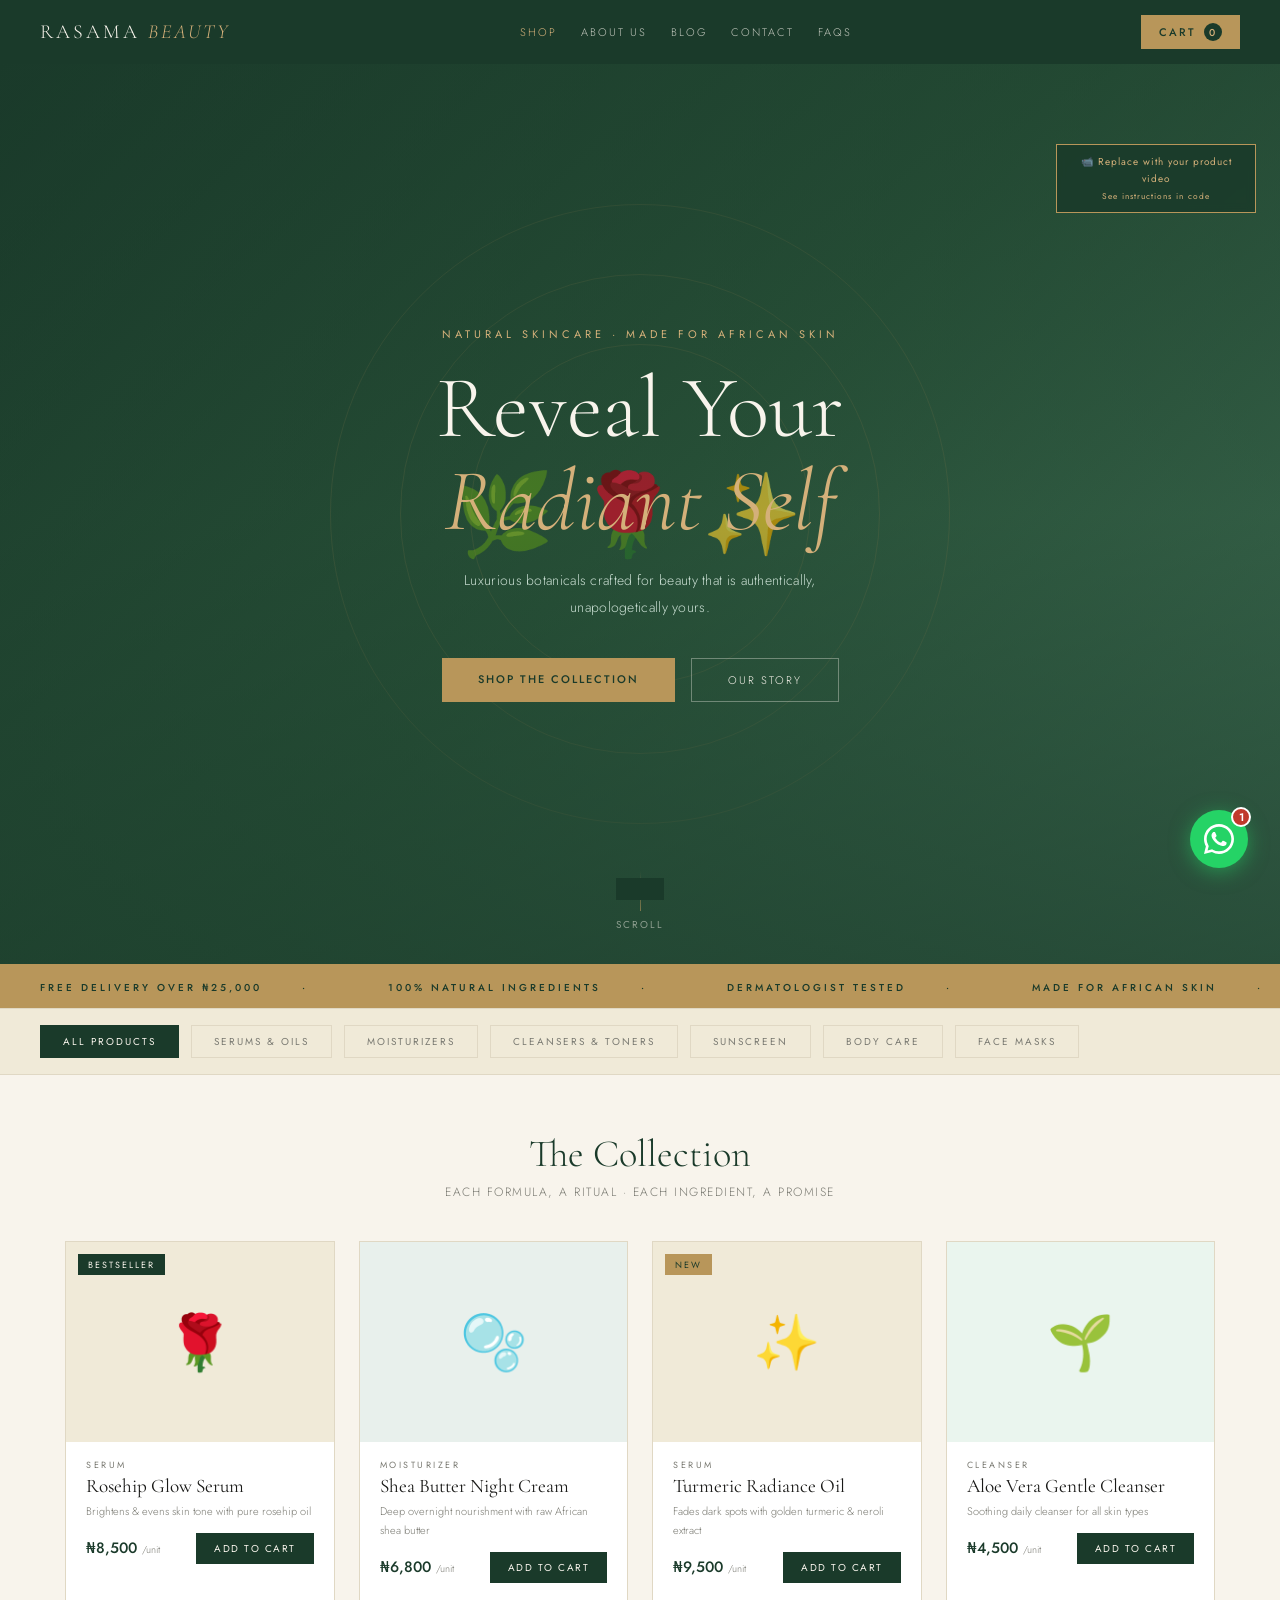
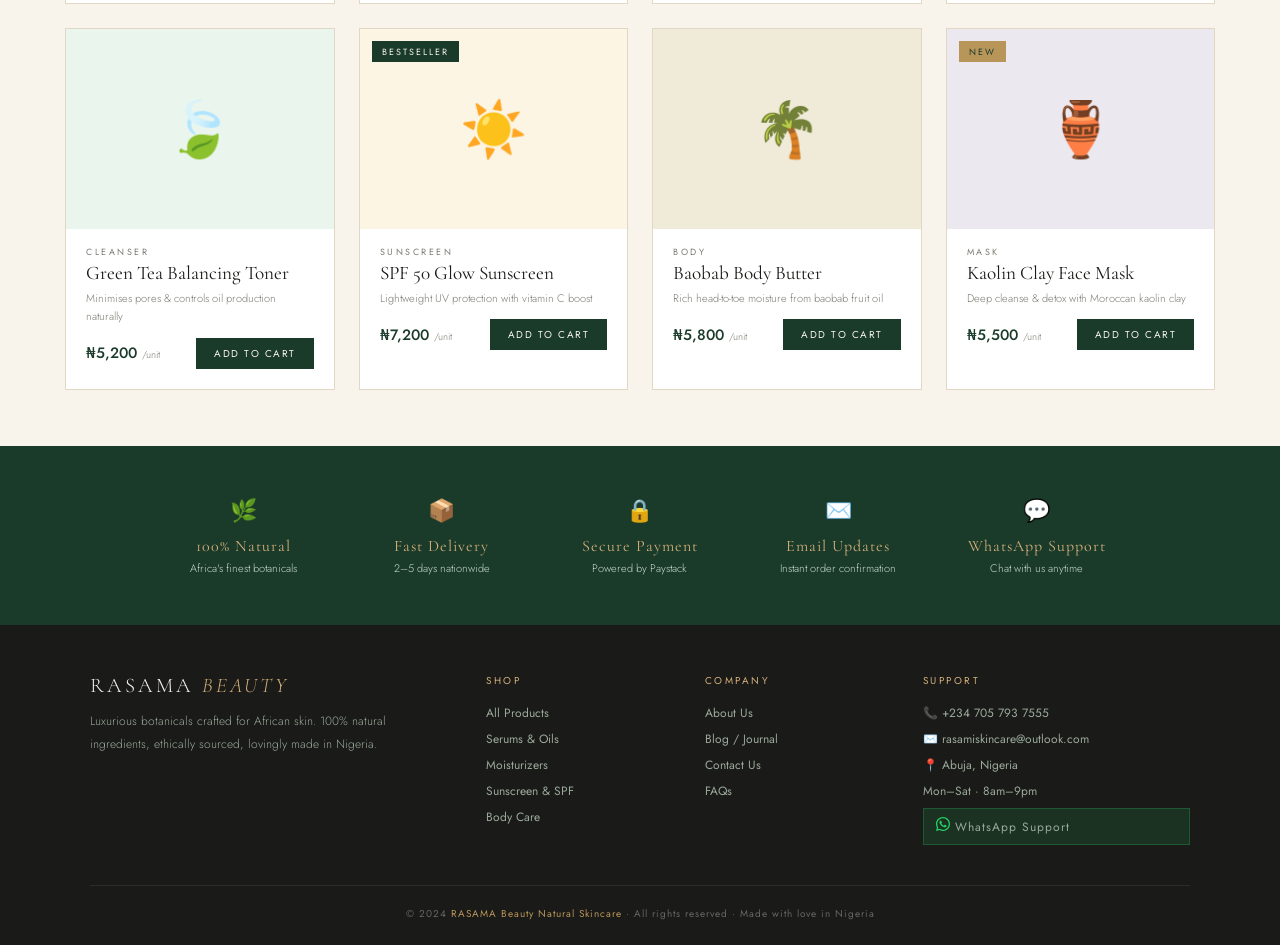
<file: index.html>
<!DOCTYPE html>
<html lang="en">
<head>
<meta charset="UTF-8">
<meta name="viewport" content="width=device-width, initial-scale=1.0">
<title>RASAMA Beauty – Natural Skincare</title>
<script src="https://js.paystack.co/v1/inline.js"></script>
<link href="https://fonts.googleapis.com/css2?family=Cormorant+Garamond:ital,wght@0,300;0,400;0,500;1,300;1,400&family=Jost:wght@300;400;500&display=swap" rel="stylesheet">
<link rel="stylesheet" href="assets/style.css">
<style>
/* ── VIDEO HERO ── */
.video-hero{position:relative;height:100vh;min-height:580px;display:flex;align-items:center;justify-content:center;overflow:hidden;background:var(--gd)}

.video-hero video{position:absolute;inset:0;width:100%;height:100%;object-fit:cover;opacity:.45}

/* Placeholder shown when no real video is present */
.video-placeholder{position:absolute;inset:0;background:linear-gradient(135deg,var(--gd) 0%,var(--gm) 50%,var(--gs) 100%);display:flex;align-items:center;justify-content:center;flex-direction:column;gap:1rem}
.video-placeholder .vp-emojis{font-size:80px;animation:floatEmoji 4s ease-in-out infinite;letter-spacing:1.5rem}
@keyframes floatEmoji{0%,100%{transform:translateY(0)}50%{transform:translateY(-18px)}}
.video-placeholder .vp-ring{position:absolute;width:340px;height:340px;border-radius:50%;border:1px solid rgba(184,150,90,.2);animation:pulse 3s ease-in-out infinite}
.video-placeholder .vp-ring2{width:480px;height:480px;animation-delay:.8s}
.video-placeholder .vp-ring3{width:620px;height:620px;animation-delay:1.6s}
@keyframes pulse{0%,100%{transform:scale(1);opacity:.5}50%{transform:scale(1.05);opacity:.2}}

/* dark overlay */
.video-hero::after{content:'';position:absolute;inset:0;background:linear-gradient(to bottom,rgba(26,58,42,.55) 0%,rgba(26,58,42,.35) 50%,rgba(26,58,42,.7) 100%);pointer-events:none}

.hero-content{position:relative;z-index:2;text-align:center;padding:2rem;max-width:720px}
.hero-tag{font-size:11px;letter-spacing:4px;text-transform:uppercase;color:var(--goldl);margin-bottom:1.25rem;display:block}
.hero-content h1{font-family:'Cormorant Garamond',serif;font-size:clamp(3rem,7vw,5.5rem);font-weight:300;color:var(--iv);line-height:1.05;margin-bottom:1.25rem}
.hero-content h1 em{color:var(--goldl);font-style:italic}
.hero-content p{color:var(--gmt);font-size:14px;font-weight:300;max-width:440px;margin:0 auto 2.25rem;line-height:1.95;letter-spacing:.3px}
.hero-btns{display:flex;gap:1rem;justify-content:center;flex-wrap:wrap}

/* scroll indicator */
.scroll-hint{position:absolute;bottom:2rem;left:50%;transform:translateX(-50%);z-index:2;display:flex;flex-direction:column;align-items:center;gap:6px;color:rgba(248,244,236,.5);font-size:10px;letter-spacing:2px;text-transform:uppercase;animation:bob 2s ease-in-out infinite}
.scroll-hint span{width:1px;height:40px;background:linear-gradient(to bottom,transparent,rgba(184,150,90,.6));display:block}
@keyframes bob{0%,100%{transform:translateX(-50%) translateY(0)}50%{transform:translateX(-50%) translateY(6px)}}

/* VIDEO SWAP BADGE */
.video-swap-note{position:absolute;top:80px;right:1.5rem;z-index:3;background:rgba(26,58,42,.85);border:1px solid var(--gold);padding:8px 14px;font-size:10px;letter-spacing:1px;color:var(--goldl);text-align:center;max-width:200px;line-height:1.7;backdrop-filter:blur(4px)}

/* MARQUEE STRIP */
.marquee-strip{background:var(--gold);padding:.65rem 0;overflow:hidden;white-space:nowrap}
.marquee-inner{display:inline-flex;animation:marquee 22s linear infinite;gap:0}
.marquee-inner span{font-size:10px;letter-spacing:3px;text-transform:uppercase;color:var(--gd);font-weight:500;padding:0 2.5rem}
.marquee-inner span::after{content:'·';margin-left:2.5rem;color:var(--gd)}
@keyframes marquee{from{transform:translateX(0)}to{transform:translateX(-50%)}}

/* CATEGORY STRIP */
.strip{background:var(--ivw);border-top:1px solid var(--ivd);border-bottom:1px solid var(--ivd);padding:1rem 2.5rem;display:flex;gap:.75rem;overflow-x:auto}
.cat-btn{background:transparent;border:1px solid var(--ivd);padding:8px 22px;font-size:10px;letter-spacing:2px;text-transform:uppercase;color:var(--tmu);white-space:nowrap;transition:all .2s;font-weight:400;cursor:pointer}
.cat-btn.active,.cat-btn:hover{background:var(--gd);color:var(--iv);border-color:var(--gd)}

/* PRODUCTS */
.products-section{padding:3.5rem 2.5rem}
.grid{display:grid;grid-template-columns:repeat(auto-fill,minmax(230px,1fr));gap:1.5rem;max-width:1150px;margin:0 auto}
.pcard{background:var(--white);border:1px solid var(--ivd);transition:transform .25s,box-shadow .25s;position:relative}
.pcard:hover{transform:translateY(-5px);box-shadow:0 14px 36px rgba(26,58,42,.13)}
.pcard-img{height:200px;display:flex;align-items:center;justify-content:center;font-size:54px;position:relative}
.badge{position:absolute;top:12px;left:12px;background:var(--gd);color:var(--iv);font-size:9px;letter-spacing:2px;text-transform:uppercase;padding:4px 10px;font-weight:400}
.badge.new{background:var(--gold);color:var(--gd)}.badge.out{background:var(--danger);color:var(--white);left:auto;right:12px}
.pcard-body{padding:1rem 1.25rem 1.25rem}
.pcard-cat{font-size:9px;letter-spacing:2.5px;text-transform:uppercase;color:var(--tmu);margin-bottom:4px}
.pcard-name{font-family:'Cormorant Garamond',serif;font-size:1.2rem;font-weight:400;color:var(--td);margin-bottom:4px;line-height:1.2}
.pcard-desc{font-size:11px;color:var(--tmu);line-height:1.7;margin-bottom:12px;font-weight:300}
.pcard-foot{display:flex;align-items:center;justify-content:space-between}
.pcard-price{font-size:15px;font-weight:500;color:var(--gd)}
.pcard-price small{font-size:10px;font-weight:300;color:var(--tmu)}
.add-btn{background:var(--gd);color:var(--iv);border:none;padding:8px 18px;font-size:10px;letter-spacing:1.5px;text-transform:uppercase;font-weight:400;transition:background .2s;cursor:pointer}
.add-btn:hover{background:var(--gs)}
.out-btn{background:var(--ivd);color:var(--tmu);border:none;padding:8px 18px;font-size:10px;letter-spacing:1.5px;text-transform:uppercase;font-weight:400;cursor:not-allowed}

/* ANIMATE ON SCROLL */
.reveal{opacity:0;transform:translateY(30px);transition:opacity .6s ease,transform .6s ease}
.reveal.visible{opacity:1;transform:translateY(0)}

@media(max-width:768px){
  .video-hero{height:92vh;min-height:480px}
  .products-section{padding:2rem 1rem}
  .strip{padding:.75rem 1rem}
  .video-swap-note{display:none}
}
</style>
</head>
<body>

<!-- Nav injected by JS -->

<!-- ══ VIDEO HERO ══ -->
<section class="video-hero" id="videoHero">

  <!-- PLACEHOLDER (remove this div and uncomment the <video> tag below when you have a real video) -->
  <div class="video-placeholder">
    <div class="vp-ring"></div>
    <div class="vp-ring vp-ring2"></div>
    <div class="vp-ring vp-ring3"></div>
    <div class="vp-emojis">🌿🌹✨</div>
  </div>

  <!--
    TO ADD YOUR OWN VIDEO:
    1. Place your video file in the videos/ folder (e.g. videos/hero.mp4)
    2. Delete the <div class="video-placeholder"> block above
    3. Uncomment the <video> tag below

  <video autoplay muted loop playsinline>
    <source src="videos/hero.mp4" type="video/mp4">
  </video>
  -->

  <!-- Swap hint badge — remove once real video is added -->
  <div class="video-swap-note">📹 Replace with your product video<br><small>See instructions in code</small></div>

  <div class="hero-content">
    <span class="hero-tag">Natural Skincare · Made for African Skin</span>
    <h1>Reveal Your<br><em>Radiant Self</em></h1>
    <p>Luxurious botanicals crafted for beauty that is authentically, unapologetically yours.</p>
    <div class="hero-btns">
      <a class="btn-gold" href="#products">Shop the Collection</a>
      <a class="btn-ghost" href="about.html">Our Story</a>
    </div>
  </div>

  <div class="scroll-hint">
    <span></span>
    Scroll
  </div>
</section>

<!-- ══ MARQUEE ══ -->
<div class="marquee-strip">
  <div class="marquee-inner">
    <span>Free Delivery Over ₦25,000</span><span>100% Natural Ingredients</span><span>Dermatologist Tested</span>
    <span>Made for African Skin</span><span>Paystack Secured Checkout</span><span>WhatsApp Support</span>
    <span>Free Delivery Over ₦25,000</span><span>100% Natural Ingredients</span><span>Dermatologist Tested</span>
    <span>Made for African Skin</span><span>Paystack Secured Checkout</span><span>WhatsApp Support</span>
  </div>
</div>

<!-- ══ CATEGORY FILTER ══ -->
<div class="strip">
  <button class="cat-btn active" onclick="filterCat('all',this)">All Products</button>
  <button class="cat-btn" onclick="filterCat('Serum',this)">Serums & Oils</button>
  <button class="cat-btn" onclick="filterCat('Moisturizer',this)">Moisturizers</button>
  <button class="cat-btn" onclick="filterCat('Cleanser',this)">Cleansers & Toners</button>
  <button class="cat-btn" onclick="filterCat('Sunscreen',this)">Sunscreen</button>
  <button class="cat-btn" onclick="filterCat('Body',this)">Body Care</button>
  <button class="cat-btn" onclick="filterCat('Mask',this)">Face Masks</button>
</div>

<!-- ══ PRODUCTS ══ -->
<section class="products-section" id="products">
  <div class="sec-head reveal">
    <h2>The Collection</h2>
    <p>Each formula, a ritual · Each ingredient, a promise</p>
  </div>
  <div class="grid" id="productsGrid"></div>
</section>

<!-- ══ FEATURES ══ -->
<div class="features reveal">
  <div class="feat-grid">
    <div><div class="fi">🌿</div><div class="feat-title">100% Natural</div><div class="feat-desc">Africa's finest botanicals</div></div>
    <div><div class="fi">📦</div><div class="feat-title">Fast Delivery</div><div class="feat-desc">2–5 days nationwide</div></div>
    <div><div class="fi">🔒</div><div class="feat-title">Secure Payment</div><div class="feat-desc">Powered by Paystack</div></div>
    <div><div class="fi">✉️</div><div class="feat-title">Email Updates</div><div class="feat-desc">Instant order confirmation</div></div>
    <div><div class="fi">💬</div><div class="feat-title">WhatsApp Support</div><div class="feat-desc">Chat with us anytime</div></div>
  </div>
</div>

<!-- Footer injected by JS -->

<script src="assets/app.js"></script>
<script>
renderNav();
renderFooter();
injectCartAndModal();
updateCartUI();

function getBg(c){return{Serum:'#f0ead8',Moisturizer:'#e8f0ec',Cleanser:'#eaf5ee',Sunscreen:'#fdf5e4',Body:'#f0ead8',Mask:'#ece8f0'}[c]||'#f8f4ec';}

function renderProducts(filter){
  const list = filter==='all' ? PRODUCTS : PRODUCTS.filter(p=>p.cat===filter);
  document.getElementById('productsGrid').innerHTML = list.map(p=>`
    <div class="pcard reveal">
      <div class="pcard-img" style="background:${getBg(p.cat)}">
        <span>${p.emoji}</span>
        ${p.badge?`<div class="badge${p.isNew?' new':''}">${p.badge}</div>`:''}
        ${p.stock===0?`<div class="badge out">Out of Stock</div>`:''}
      </div>
      <div class="pcard-body">
        <div class="pcard-cat">${p.cat}</div>
        <div class="pcard-name">${p.name}</div>
        <div class="pcard-desc">${p.desc}</div>
        <div class="pcard-foot">
          <div class="pcard-price">₦${p.price.toLocaleString()} <small>/unit</small></div>
          ${p.stock>0?`<button class="add-btn" onclick="addToCart(${p.id})">Add to Cart</button>`:`<button class="out-btn" disabled>Out of Stock</button>`}
        </div>
      </div>
    </div>`).join('');
  observeReveal();
}

function filterCat(cat,btn){
  document.querySelectorAll('.cat-btn').forEach(b=>b.classList.remove('active'));
  if(btn) btn.classList.add('active');
  renderProducts(cat);
}

// Scroll reveal animation
function observeReveal(){
  const io = new IntersectionObserver(entries=>{
    entries.forEach(e=>{ if(e.isIntersecting) e.target.classList.add('visible'); });
  },{threshold:0.12});
  document.querySelectorAll('.reveal').forEach(el=>io.observe(el));
}

renderProducts('all');
observeReveal();
</script>
</body>
</html>
</file>
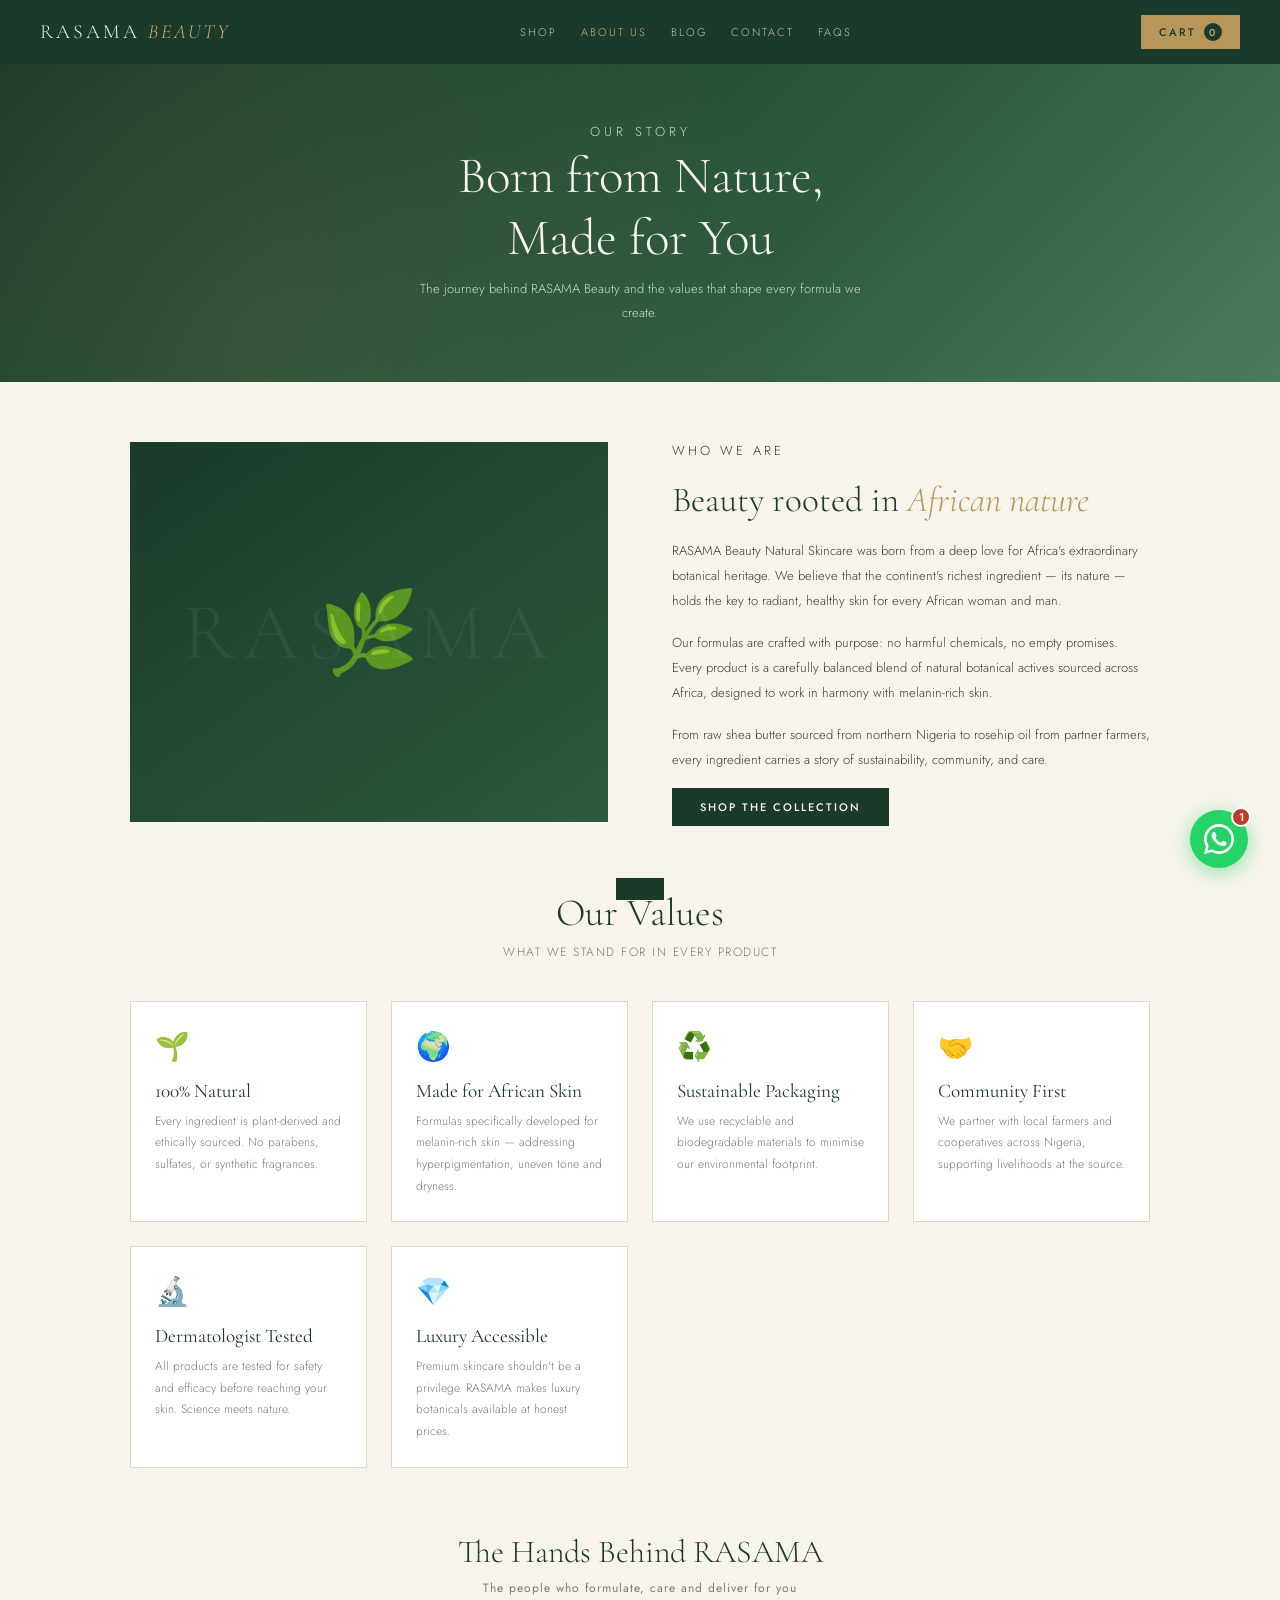
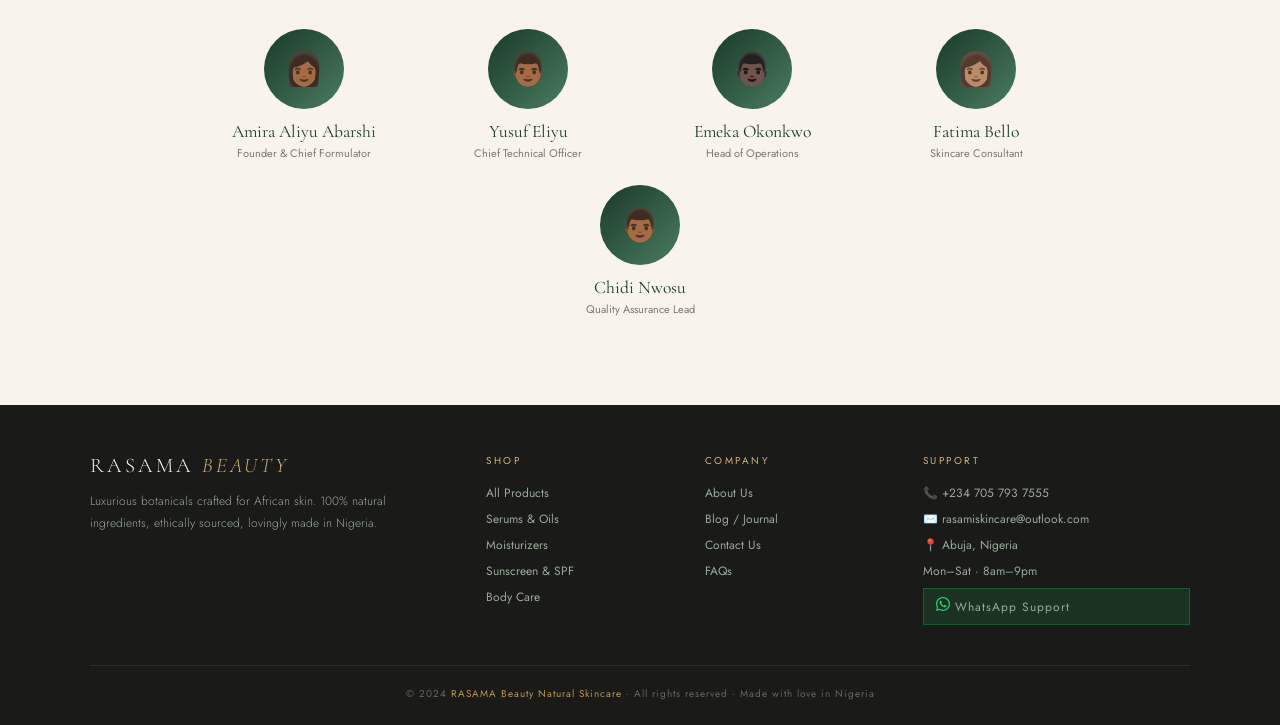
<file: about.html>
<!DOCTYPE html>
<html lang="en">
<head>
<meta charset="UTF-8">
<meta name="viewport" content="width=device-width, initial-scale=1.0">
<title>About Us – RASAMA Beauty</title>
<link href="https://fonts.googleapis.com/css2?family=Cormorant+Garamond:ital,wght@0,300;0,400;0,500;1,300;1,400&family=Jost:wght@300;400;500&display=swap" rel="stylesheet">
<link rel="stylesheet" href="assets/style.css">
<style>
.about-wrap{max-width:1100px;margin:0 auto;padding:3.5rem 2.5rem}
.about-intro{display:grid;grid-template-columns:1fr 1fr;gap:4rem;align-items:center;margin-bottom:4rem}
.about-visual{background:linear-gradient(145deg,var(--gd),var(--gm));height:380px;display:flex;align-items:center;justify-content:center;font-size:80px;position:relative;overflow:hidden}
.about-visual::before{content:'RASAMA';position:absolute;font-family:'Cormorant Garamond',serif;font-size:5rem;font-weight:300;color:rgba(255,255,255,.06);letter-spacing:8px;text-transform:uppercase}
.about-tag{font-size:10px;letter-spacing:3px;text-transform:uppercase;color:var(--gold);margin-bottom:.75rem;font-weight:400}
.about-text h2{font-family:'Cormorant Garamond',serif;font-size:2.2rem;font-weight:300;color:var(--gd);line-height:1.2;margin-bottom:1rem}
.about-text h2 em{color:var(--gold);font-style:italic}
.about-text p{font-size:13px;color:var(--tm);line-height:1.95;margin-bottom:1rem;font-weight:300}
.values-grid{display:grid;grid-template-columns:repeat(auto-fit,minmax(210px,1fr));gap:1.5rem;margin-bottom:4rem}
.val-card{background:var(--white);border:1px solid var(--ivd);padding:1.5rem}
.val-icon{font-size:28px;margin-bottom:.75rem}
.val-card h3{font-family:'Cormorant Garamond',serif;font-size:1.2rem;font-weight:400;color:var(--gd);margin-bottom:.5rem}
.val-card p{font-size:12px;color:var(--tmu);line-height:1.8;font-weight:300}
.team-section{margin-bottom:2rem}
.team-section h2{font-family:'Cormorant Garamond',serif;font-size:2rem;font-weight:300;color:var(--gd);text-align:center;margin-bottom:.5rem}
.team-sub{font-size:12px;color:var(--tmu);text-align:center;margin-bottom:2rem;letter-spacing:1px}
.team-grid{display:flex;flex-wrap:wrap;gap:1.5rem;justify-content:center}
.team-card{text-align:center;width:200px}
.team-avatar{width:80px;height:80px;background:linear-gradient(135deg,var(--gd),var(--gs));border-radius:50%;display:flex;align-items:center;justify-content:center;font-size:32px;margin:0 auto .75rem}
.team-card h4{font-family:'Cormorant Garamond',serif;font-size:1.1rem;font-weight:400;color:var(--gd)}
.team-card p{font-size:11px;color:var(--tmu);margin-top:3px}
.reveal{opacity:0;transform:translateY(28px);transition:opacity .6s ease,transform .6s ease}
.reveal.visible{opacity:1;transform:translateY(0)}
@media(max-width:768px){.about-intro{grid-template-columns:1fr}.about-wrap{padding:2rem 1rem}}
</style>
</head>
<body>
<div class="page-banner">
  <p class="page-banner-tag">Our Story</p>
  <h1>Born from Nature,<br>Made for You</h1>
  <p>The journey behind RASAMA Beauty and the values that shape every formula we create.</p>
</div>
<div class="about-wrap">
  <div class="about-intro reveal">
    <div class="about-visual">🌿</div>
    <div class="about-text">
      <p class="about-tag">Who We Are</p>
      <h2>Beauty rooted in <em>African nature</em></h2>
      <p>RASAMA Beauty Natural Skincare was born from a deep love for Africa's extraordinary botanical heritage. We believe that the continent's richest ingredient — its nature — holds the key to radiant, healthy skin for every African woman and man.</p>
      <p>Our formulas are crafted with purpose: no harmful chemicals, no empty promises. Every product is a carefully balanced blend of natural botanical actives sourced across Africa, designed to work in harmony with melanin-rich skin.</p>
      <p>From raw shea butter sourced from northern Nigeria to rosehip oil from partner farmers, every ingredient carries a story of sustainability, community, and care.</p>
      <a class="btn-green" href="index.html">Shop the Collection</a>
    </div>
  </div>
  <div class="sec-head reveal"><h2>Our Values</h2><p>What we stand for in every product</p></div>
  <div class="values-grid">
    <div class="val-card reveal"><div class="val-icon">🌱</div><h3>100% Natural</h3><p>Every ingredient is plant-derived and ethically sourced. No parabens, sulfates, or synthetic fragrances.</p></div>
    <div class="val-card reveal"><div class="val-icon">🌍</div><h3>Made for African Skin</h3><p>Formulas specifically developed for melanin-rich skin — addressing hyperpigmentation, uneven tone and dryness.</p></div>
    <div class="val-card reveal"><div class="val-icon">♻️</div><h3>Sustainable Packaging</h3><p>We use recyclable and biodegradable materials to minimise our environmental footprint.</p></div>
    <div class="val-card reveal"><div class="val-icon">🤝</div><h3>Community First</h3><p>We partner with local farmers and cooperatives across Nigeria, supporting livelihoods at the source.</p></div>
    <div class="val-card reveal"><div class="val-icon">🔬</div><h3>Dermatologist Tested</h3><p>All products are tested for safety and efficacy before reaching your skin. Science meets nature.</p></div>
    <div class="val-card reveal"><div class="val-icon">💎</div><h3>Luxury Accessible</h3><p>Premium skincare shouldn't be a privilege. RASAMA makes luxury botanicals available at honest prices.</p></div>
  </div>
  <div class="team-section reveal">
    <h2>The Hands Behind RASAMA</h2>
    <p class="team-sub">The people who formulate, care and deliver for you</p>
    <div class="team-grid">
      <div class="team-card"><div class="team-avatar">👩🏾</div><h4>Amira Aliyu Abarshi</h4><p>Founder & Chief Formulator</p></div>
      <div class="team-card"><div class="team-avatar">👨🏾</div><h4>Yusuf Eliyu</h4><p>Chief Technical Officer</p></div>
      <div class="team-card"><div class="team-avatar">👨🏿</div><h4>Emeka Okonkwo</h4><p>Head of Operations</p></div>
      <div class="team-card"><div class="team-avatar">👩🏽</div><h4>Fatima Bello</h4><p>Skincare Consultant</p></div>
      <div class="team-card"><div class="team-avatar">👨🏾</div><h4>Chidi Nwosu</h4><p>Quality Assurance Lead</p></div>
    </div>
  </div>
</div>
<script src="assets/app.js"></script>
<script>
renderNav(); renderFooter(); injectCartAndModal(); updateCartUI();
const io=new IntersectionObserver(e=>e.forEach(x=>{if(x.isIntersecting)x.target.classList.add('visible');}),{threshold:.12});
document.querySelectorAll('.reveal').forEach(el=>io.observe(el));
</script>
</body>
</html>
</file>
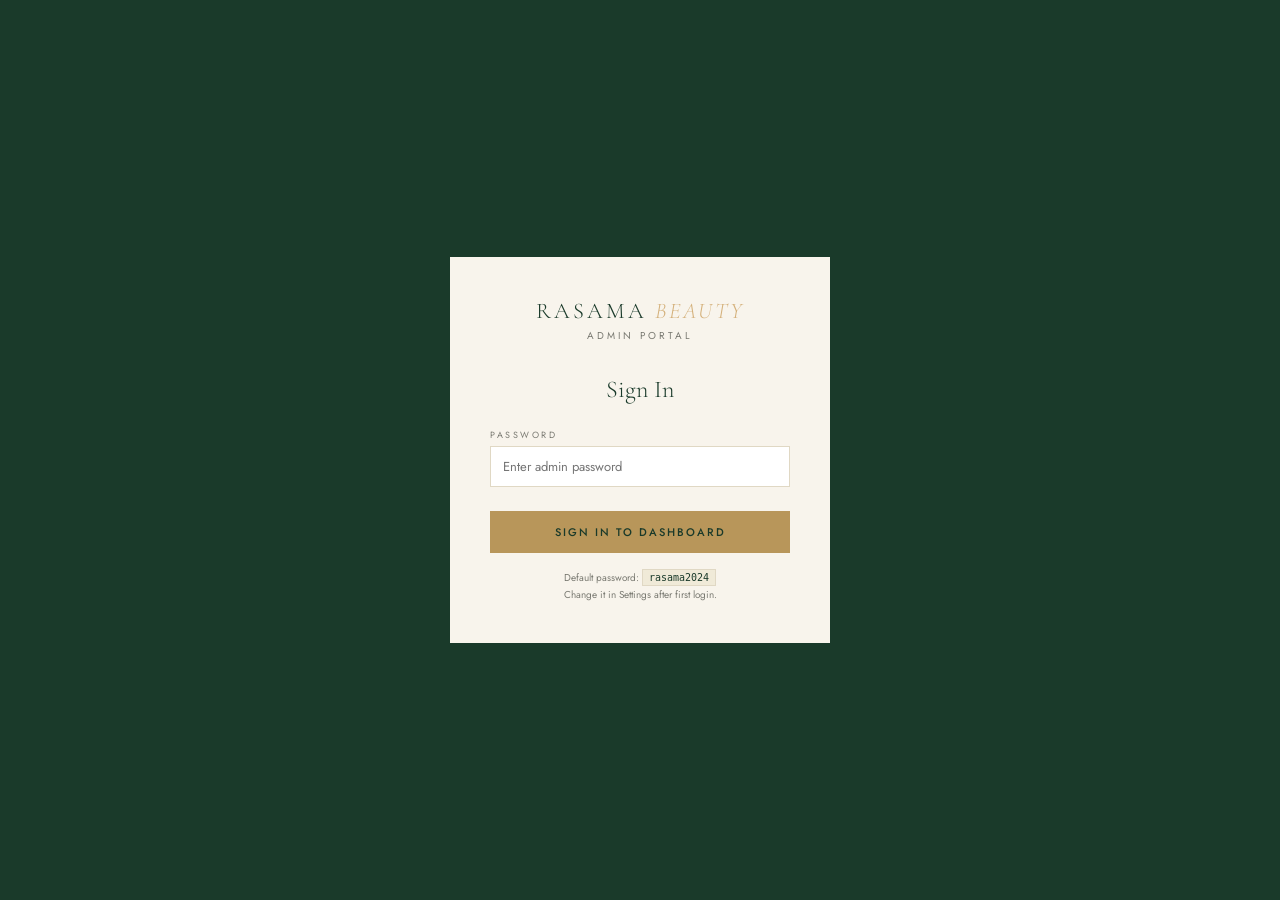
<file: admin.html>
<!DOCTYPE html>
<html lang="en">
<head>
<meta charset="UTF-8">
<meta name="viewport" content="width=device-width, initial-scale=1.0">
<title>Admin – RASAMA Beauty</title>
<link href="https://fonts.googleapis.com/css2?family=Cormorant+Garamond:ital,wght@0,300;0,400;0,500;1,300;1,400&family=Jost:wght@300;400;500&display=swap" rel="stylesheet">
<link rel="stylesheet" href="assets/style.css">
<style>
/* LOGIN SCREEN */
.login-screen{min-height:100vh;background:var(--gd);display:flex;align-items:center;justify-content:center;padding:2rem}
.login-box{background:var(--iv);width:100%;max-width:380px;padding:2.5rem}
.login-logo{font-family:'Cormorant Garamond',serif;font-size:1.4rem;font-weight:300;color:var(--gd);letter-spacing:3px;text-transform:uppercase;text-align:center;margin-bottom:.25rem}
.login-logo em{color:var(--goldl);font-style:italic}
.login-sub{font-size:10px;letter-spacing:3px;text-transform:uppercase;color:var(--tmu);text-align:center;margin-bottom:2rem}
.login-box h2{font-family:'Cormorant Garamond',serif;font-size:1.5rem;font-weight:300;color:var(--gd);margin-bottom:1.5rem;text-align:center}
.login-err{background:#fde8e8;border:1px solid #f5c6c6;padding:.75rem;font-size:12px;color:var(--danger);margin-bottom:1rem;display:none;text-align:center}
.login-err.show{display:block}
.hint{font-size:10px;color:var(--tmu);text-align:center;margin-top:1rem;line-height:1.7}
.hint code{background:var(--ivw);padding:2px 6px;font-size:10px;color:var(--gd);border:1px solid var(--ivd)}

/* ADMIN LAYOUT */
.admin-screen{display:none}
.admin-screen.open{display:block}
.admin-page{background:var(--ivw);min-height:100vh;padding:2rem 2.5rem}
.admin-topbar{background:var(--gd);padding:.75rem 2.5rem;display:flex;justify-content:space-between;align-items:center}
.admin-topbar .atb-logo{font-family:'Cormorant Garamond',serif;font-size:1.1rem;font-weight:300;color:var(--iv);letter-spacing:2px}
.admin-topbar .atb-logo em{color:var(--goldl);font-style:italic}
.admin-topbar-btns{display:flex;gap:.75rem}
.admin-header{display:flex;justify-content:space-between;align-items:center;margin-bottom:2rem;padding-bottom:1.5rem;border-bottom:2px solid var(--gd)}
.admin-header h1{font-family:'Cormorant Garamond',serif;font-size:2rem;font-weight:300;color:var(--gd)}
.admin-header p{font-size:11px;color:var(--tmu);letter-spacing:1px;margin-top:2px}
.admin-tabs{display:flex;margin-bottom:2rem;border:1px solid var(--ivd);background:var(--white);width:fit-content;flex-wrap:wrap}
.atab{background:transparent;border:none;padding:10px 22px;font-size:11px;letter-spacing:2px;text-transform:uppercase;color:var(--tmu);font-weight:400;transition:all .2s;border-right:1px solid var(--ivd);cursor:pointer}
.atab:last-child{border-right:none}.atab.active{background:var(--gd);color:var(--iv)}
.stats-row{display:grid;grid-template-columns:repeat(auto-fit,minmax(160px,1fr));gap:1rem;margin-bottom:2rem}
.stat-card{background:var(--white);border:1px solid var(--ivd);padding:1.25rem}
.stat-label{font-size:9px;letter-spacing:2.5px;text-transform:uppercase;color:var(--tmu);margin-bottom:.4rem}
.stat-val{font-family:'Cormorant Garamond',serif;font-size:2rem;font-weight:300;color:var(--gd)}
.stat-sub{font-size:10px;color:var(--gs);margin-top:2px;font-weight:300}
.admin-table{background:var(--white);border:1px solid var(--ivd);overflow:hidden;margin-bottom:2rem}
.tbl-head{background:var(--gd);padding:.75rem 1.25rem;display:flex;justify-content:space-between;align-items:center}
.tbl-head h3{font-family:'Cormorant Garamond',serif;font-size:1.1rem;font-weight:300;color:var(--iv);letter-spacing:1.5px}
.tbl-head span{font-size:10px;color:var(--gmt)}
table{width:100%;border-collapse:collapse}
th{text-align:left;font-size:9px;letter-spacing:2px;text-transform:uppercase;color:var(--tmu);padding:.75rem 1.25rem;border-bottom:1px solid var(--ivd);font-weight:400;background:var(--ivw)}
td{padding:.85rem 1.25rem;font-size:12px;color:var(--tm);border-bottom:1px solid var(--ivd)}
tr:last-child td{border-bottom:none}tr:hover td{background:var(--ivw)}
.status-badge{display:inline-block;padding:3px 10px;font-size:9px;letter-spacing:1.5px;text-transform:uppercase;font-weight:400}
.status-badge.paid{background:#e8f5ee;color:var(--success)}.status-badge.shipped{background:#e3f2fd;color:#1565c0}
.sd{width:8px;height:8px;border-radius:50%;display:inline-block}
.sd.in{background:#27ae60}.sd.low{background:#f39c12}.sd.out{background:#e74c3c}
.act-btn{background:transparent;border:1px solid var(--ivd);padding:5px 12px;font-size:9px;letter-spacing:1.5px;text-transform:uppercase;color:var(--tm);transition:all .2s;margin-right:4px;cursor:pointer}
.act-btn:hover{background:var(--gd);color:var(--iv);border-color:var(--gd)}
.email-log{background:var(--white);border:1px solid var(--ivd)}
.email-entry{padding:1rem 1.25rem;border-bottom:1px solid var(--ivd);display:flex;gap:1rem;align-items:flex-start}
.email-entry:last-child{border-bottom:none}
.email-icon{font-size:20px;width:36px;height:36px;display:flex;align-items:center;justify-content:center;background:var(--ivw);flex-shrink:0}
.email-to{font-size:12px;color:var(--td);font-weight:500}
.email-sub{font-size:11px;color:var(--tmu);margin-top:2px}
.email-sent{font-size:9px;letter-spacing:1.5px;text-transform:uppercase;color:var(--success);background:#e8f5ee;padding:3px 10px}
.prod-grid-admin{display:grid;grid-template-columns:repeat(auto-fill,minmax(260px,1fr));gap:1rem}
.pa-card{border:1px solid var(--ivd);background:var(--white);padding:1rem}
.pa-top{display:flex;gap:12px;align-items:flex-start;margin-bottom:.75rem}
.pa-emoji{font-size:32px;width:52px;height:52px;display:flex;align-items:center;justify-content:center;background:var(--ivw);flex-shrink:0}
.pa-name{font-family:'Cormorant Garamond',serif;font-size:1.05rem;font-weight:400;color:var(--td)}
.pa-cat{font-size:9px;letter-spacing:2px;text-transform:uppercase;color:var(--tmu);margin-top:2px}
.pa-price{font-size:13px;font-weight:500;color:var(--gd);margin-top:4px}
.pa-actions{display:flex;gap:6px;margin-top:.75rem;flex-wrap:wrap}
.pa-stock{display:flex;align-items:center;gap:6px;margin-top:6px;font-size:11px;color:var(--tmu)}
.settings-form{background:var(--white);border:1px solid var(--ivd);padding:1.5rem;max-width:560px}
.settings-form h3{font-family:'Cormorant Garamond',serif;font-size:1.2rem;font-weight:400;color:var(--gd);margin-bottom:1rem}
.settings-note{font-size:11px;color:var(--tmu);line-height:1.8;margin-bottom:1rem;background:var(--ivw);padding:.75rem;border-left:3px solid var(--gold)}
.settings-grid{display:grid;grid-template-columns:1fr 1fr;gap:1rem}
.save-btn{background:var(--gd);color:var(--iv);border:none;padding:10px 28px;font-size:11px;letter-spacing:2px;text-transform:uppercase;font-weight:500;transition:background .2s;margin-top:.5rem;cursor:pointer}
.save-btn:hover{background:var(--gs)}
.help-section{background:var(--white);border:1px solid var(--ivd);padding:1.5rem;margin-top:1.5rem;max-width:660px}
.help-section h3{font-family:'Cormorant Garamond',serif;font-size:1.2rem;font-weight:400;color:var(--gd);margin-bottom:1rem}
.help-step{display:flex;gap:1rem;margin-bottom:1rem;padding-bottom:1rem;border-bottom:1px solid var(--ivd)}
.help-step:last-child{border-bottom:none;margin-bottom:0;padding-bottom:0}
.step-num{width:28px;height:28px;background:var(--gd);color:var(--iv);display:flex;align-items:center;justify-content:center;font-size:11px;font-weight:500;flex-shrink:0}
.step-info h4{font-size:12px;font-weight:500;color:var(--td);margin-bottom:3px}
.step-info p{font-size:11px;color:var(--tmu);line-height:1.7}
.step-info code{background:var(--ivw);padding:1px 6px;font-size:10px;color:var(--gd);border:1px solid var(--ivd)}
.pw-change-form{background:var(--white);border:1px solid var(--ivd);padding:1.5rem;max-width:400px;margin-top:1.5rem}
.pw-change-form h3{font-family:'Cormorant Garamond',serif;font-size:1.2rem;font-weight:400;color:var(--gd);margin-bottom:1rem}
@media(max-width:768px){.admin-page{padding:1rem}.settings-grid{grid-template-columns:1fr}}
</style>
</head>
<body>

<!-- ══ LOGIN SCREEN ══ -->
<div class="login-screen" id="loginScreen">
  <div class="login-box">
    <div class="login-logo">RASAMA <em>Beauty</em></div>
    <div class="login-sub">Admin Portal</div>
    <h2>Sign In</h2>
    <div class="login-err" id="loginErr">Incorrect password. Please try again.</div>
    <label class="form-lbl">Password</label>
    <input class="form-inp" type="password" id="adminPw" placeholder="Enter admin password" onkeydown="if(event.key==='Enter')doLogin()">
    <button class="btn-gold" style="width:100%;padding:13px;margin-top:.5rem" onclick="doLogin()">Sign In to Dashboard</button>
    <p class="hint">Default password: <code>rasama2024</code><br>Change it in Settings after first login.</p>
  </div>
</div>

<!-- ══ ADMIN DASHBOARD ══ -->
<div class="admin-screen" id="adminScreen">
  <div class="admin-topbar">
    <div class="atb-logo">RASAMA <em>Beauty</em> · Admin</div>
    <div class="admin-topbar-btns">
      <a class="btn-gold" href="index.html" style="padding:7px 16px;font-size:10px">← View Store</a>
      <button class="act-btn" style="color:var(--iv);border-color:rgba(255,255,255,.3)" onclick="doLogout()">Log Out</button>
    </div>
  </div>
  <div class="admin-page">
    <div class="admin-header">
      <div><h1>Dashboard</h1><p>RASAMA Beauty · Store Management</p></div>
    </div>
    <div class="admin-tabs">
      <button class="atab active" onclick="aTab('overview',this)">Overview</button>
      <button class="atab" onclick="aTab('orders',this)">Orders</button>
      <button class="atab" onclick="aTab('products',this)">Products</button>
      <button class="atab" onclick="aTab('emails',this)">Email Log</button>
      <button class="atab" onclick="aTab('settings',this)">Settings</button>
    </div>
    <!-- OVERVIEW -->
    <div id="atab-overview">
      <div class="stats-row" id="statsRow"></div>
      <div class="admin-table"><div class="tbl-head"><h3>Recent Orders</h3><span id="orderCount">0 orders</span></div>
      <table><thead><tr><th>Order ID</th><th>Customer</th><th>Items</th><th>Total</th><th>Status</th><th>Date</th></tr></thead>
      <tbody id="recentOrdersTable"><tr><td colspan="6" style="text-align:center;color:var(--tmu);padding:2rem;font-size:12px">No orders yet.</td></tr></tbody></table></div>
    </div>
    <!-- ORDERS -->
    <div id="atab-orders" style="display:none">
      <div class="admin-table"><div class="tbl-head"><h3>All Orders</h3><span id="allOrderCount">0 total</span></div>
      <table><thead><tr><th>Order ID</th><th>Customer</th><th>Email</th><th>Phone</th><th>Items</th><th>Total</th><th>Status</th><th>Action</th></tr></thead>
      <tbody id="allOrdersTable"><tr><td colspan="8" style="text-align:center;color:var(--tmu);padding:2rem;font-size:12px">No orders yet.</td></tr></tbody></table></div>
    </div>
    <!-- PRODUCTS -->
    <div id="atab-products" style="display:none"><div class="prod-grid-admin" id="adminProdGrid"></div></div>
    <!-- EMAILS -->
    <div id="atab-emails" style="display:none">
      <div class="admin-table"><div class="tbl-head"><h3>Email Notifications Log</h3><span id="emailLogCount">0 sent</span></div>
      <div class="email-log" id="emailLog"><div class="email-entry"><div class="email-icon">📭</div><div><div class="email-to">No emails sent yet</div></div></div></div></div>
    </div>
    <!-- SETTINGS -->
    <div id="atab-settings" style="display:none">
      <div class="settings-form">
        <h3>Store Configuration</h3>
        <div class="settings-note">For Paystack: go to <strong>paystack.com</strong> → Settings → API Keys → copy your Public Key and paste below.</div>
        <label class="form-lbl">Paystack Public Key</label>
        <input class="form-inp" id="s-pk">
        <label class="form-lbl">WhatsApp Business Number (with country code)</label>
        <input class="form-inp" id="s-wa" placeholder="+2348012345678">
        <label class="form-lbl">Store Owner Email</label>
        <input class="form-inp" id="s-email">
        <label class="form-lbl">Store Name</label>
        <input class="form-inp" id="s-name">
        <div class="settings-grid">
          <div><label class="form-lbl">Currency</label><input class="form-inp" value="NGN" readonly></div>
          <div><label class="form-lbl">Mode</label><select class="form-inp" id="s-mode"><option>Test Mode</option><option>Live Mode</option></select></div>
        </div>
        <button class="save-btn" onclick="saveSettings()">Save Settings</button>
      </div>
      <div class="pw-change-form">
        <h3>Change Admin Password</h3>
        <label class="form-lbl">New Password</label>
        <input class="form-inp" type="password" id="newPw" placeholder="Enter new password">
        <label class="form-lbl">Confirm New Password</label>
        <input class="form-inp" type="password" id="confirmPw" placeholder="Confirm new password">
        <button class="save-btn" onclick="changePassword()">Update Password</button>
      </div>
      <div class="help-section"><h3>Deployment Guide</h3>
        <div class="help-step"><div class="step-num">1</div><div class="step-info"><h4>Upload to Vercel or Netlify</h4><p>Upload the entire project folder (all .html files + assets/ folder) as a ZIP or via GitHub.</p></div></div>
        <div class="help-step"><div class="step-num">2</div><div class="step-info"><h4>Connect your domain</h4><p>Buy <code>rasamabeauty.com</code> and connect it in your hosting DNS settings.</p></div></div>
        <div class="help-step"><div class="step-num">3</div><div class="step-info"><h4>Add your real Paystack key</h4><p>Paste your <code>pk_live_...</code> key above and save.</p></div></div>
        <div class="help-step"><div class="step-num">4</div><div class="step-info"><h4>Update WhatsApp number</h4><p>Enter your real WhatsApp Business number above so customers reach you directly.</p></div></div>
        <div class="help-step"><div class="step-num">5</div><div class="step-info"><h4>Change your admin password</h4><p>Use the form above to replace the default password with something secure.</p></div></div>
      </div>
    </div>
  </div>
</div>

<div class="toast" id="toast"></div>

<script src="assets/app.js"></script>
<script>
/* PASSWORD AUTH */
const DEFAULT_PW = 'rasama2024';
function getStoredPw(){ return localStorage.getItem('rasama_admin_pw') || DEFAULT_PW; }

function doLogin(){
  const pw = document.getElementById('adminPw').value;
  if(pw === getStoredPw()){
    sessionStorage.setItem('rasama_admin_auth','1');
    document.getElementById('loginScreen').style.display='none';
    document.getElementById('adminScreen').classList.add('open');
    loadSettings();
    renderOverview();
  } else {
    document.getElementById('loginErr').classList.add('show');
    document.getElementById('adminPw').value='';
  }
}
function doLogout(){
  sessionStorage.removeItem('rasama_admin_auth');
  window.location.href='index.html';
}
function changePassword(){
  const np=document.getElementById('newPw').value;
  const cp=document.getElementById('confirmPw').value;
  if(!np||np.length<6){showToast('Password must be at least 6 characters');return;}
  if(np!==cp){showToast('Passwords do not match');return;}
  localStorage.setItem('rasama_admin_pw',np);
  document.getElementById('newPw').value='';
  document.getElementById('confirmPw').value='';
  showToast('Password updated ✓');
}

/* Check auth on load */
if(sessionStorage.getItem('rasama_admin_auth')==='1'){
  document.getElementById('loginScreen').style.display='none';
  document.getElementById('adminScreen').classList.add('open');
  loadSettings();
  renderOverview();
}

function loadSettings(){
  document.getElementById('s-pk').value = CFG.pk;
  document.getElementById('s-wa').value = CFG.wa;
  document.getElementById('s-email').value = CFG.email;
  document.getElementById('s-name').value = CFG.name;
}

function aTab(tab,btn){
  document.querySelectorAll('.atab').forEach(b=>b.classList.remove('active')); btn.classList.add('active');
  ['overview','orders','products','emails','settings'].forEach(t=>{document.getElementById('atab-'+t).style.display=t===tab?'block':'none';});
  if(tab==='overview')renderOverview();
  if(tab==='orders')renderAllOrders();
  if(tab==='products')renderAdminProducts();
  if(tab==='emails')renderEmailLog();
}

function renderOverview(){
  const rev=orders.reduce((s,o)=>s+o.total,0);
  document.getElementById('statsRow').innerHTML=`
    <div class="stat-card"><div class="stat-label">Total Orders</div><div class="stat-val">${orders.length}</div><div class="stat-sub">All time</div></div>
    <div class="stat-card"><div class="stat-label">Revenue</div><div class="stat-val">₦${(rev/1000).toFixed(1)}k</div><div class="stat-sub">NGN</div></div>
    <div class="stat-card"><div class="stat-label">Products</div><div class="stat-val">${PRODUCTS.length}</div><div class="stat-sub">${PRODUCTS.filter(p=>p.stock>0).length} in stock</div></div>
    <div class="stat-card"><div class="stat-label">Emails Sent</div><div class="stat-val">${emailLog.length}</div><div class="stat-sub">Notifications</div></div>`;
  document.getElementById('orderCount').textContent=orders.length+' orders';
  const tb=document.getElementById('recentOrdersTable');
  tb.innerHTML=orders.length?orders.slice(0,8).map(o=>`<tr><td style="font-weight:500;color:var(--gd)">${o.id}</td><td>${o.fname} ${o.lname}</td><td>${o.items.reduce((s,x)=>s+x.qty,0)}</td><td style="font-weight:500">₦${o.total.toLocaleString()}</td><td><span class="status-badge paid">${o.status}</span></td><td style="color:var(--tmu)">${o.date}</td></tr>`).join(''):`<tr><td colspan="6" style="text-align:center;color:var(--tmu);padding:2rem;font-size:12px">No orders yet.</td></tr>`;
}
function renderAllOrders(){
  document.getElementById('allOrderCount').textContent=orders.length+' total';
  const tb=document.getElementById('allOrdersTable');
  tb.innerHTML=orders.length?orders.map(o=>`<tr><td style="font-weight:500;color:var(--gd)">${o.id}</td><td>${o.fname} ${o.lname}</td><td style="font-size:11px;color:var(--tmu)">${o.email}</td><td style="font-size:11px">${o.phone}</td><td>${o.items.reduce((s,x)=>s+x.qty,0)}</td><td style="font-weight:500">₦${o.total.toLocaleString()}</td><td><span class="status-badge ${o.status.toLowerCase()}">${o.status}</span></td><td><button class="act-btn" onclick="markShipped('${o.id}')">Mark Shipped</button></td></tr>`).join(''):`<tr><td colspan="8" style="text-align:center;color:var(--tmu);padding:2rem;font-size:12px">No orders yet.</td></tr>`;
}
function markShipped(id){const o=orders.find(x=>x.id===id);if(o){o.status='Shipped';saveOrders();renderAllOrders();showToast('Order '+id+' marked as shipped');}}
function renderAdminProducts(){
  document.getElementById('adminProdGrid').innerHTML=PRODUCTS.map(p=>`
    <div class="pa-card">
      <div class="pa-top"><div class="pa-emoji">${p.emoji}</div><div><div class="pa-name">${p.name}</div><div class="pa-cat">${p.cat}</div><div class="pa-price">₦${p.price.toLocaleString()}</div></div></div>
      <div class="pa-stock"><span class="sd ${p.stock>10?'in':p.stock>0?'low':'out'}"></span> ${p.stock>0?p.stock+' units':'Out of stock'}</div>
      <div class="pa-actions"><button class="act-btn" onclick="restockProd(${p.id})">+ Restock</button><button class="act-btn" onclick="toggleProd(${p.id})">${p.stock>0?'Mark Out':'Mark In'}</button></div>
    </div>`).join('');
}
function restockProd(id){const p=PRODUCTS.find(x=>x.id===id);if(p){p.stock+=20;renderAdminProducts();showToast(p.name+' restocked (+20)');}}
function toggleProd(id){const p=PRODUCTS.find(x=>x.id===id);if(p){p.stock=p.stock>0?0:20;renderAdminProducts();showToast(p.name+' updated');}}
function renderEmailLog(){
  document.getElementById('emailLogCount').textContent=emailLog.length+' sent';
  document.getElementById('emailLog').innerHTML=emailLog.length?emailLog.map(e=>`
    <div class="email-entry">
      <div class="email-icon">${e.type==='customer'?'📧':'🔔'}</div>
      <div style="flex:1"><div class="email-to">${e.type==='customer'?'Customer':'Store Owner'}: ${e.to}</div><div class="email-sub">${e.subject}</div><div style="font-size:10px;color:var(--tmu)">${e.time}</div></div>
      <span class="email-sent">Sent</span>
    </div>`).join(''):`<div class="email-entry"><div class="email-icon">📭</div><div><div class="email-to">No emails yet</div></div></div>`;
}
function saveSettings(){
  CFG.pk=document.getElementById('s-pk').value;
  CFG.wa=document.getElementById('s-wa').value;
  CFG.email=document.getElementById('s-email').value;
  CFG.name=document.getElementById('s-name').value;
  localStorage.setItem('rasama_cfg', JSON.stringify(CFG));
  showToast('Settings saved ✓');
}
</script>
</body>
</html>
</file>
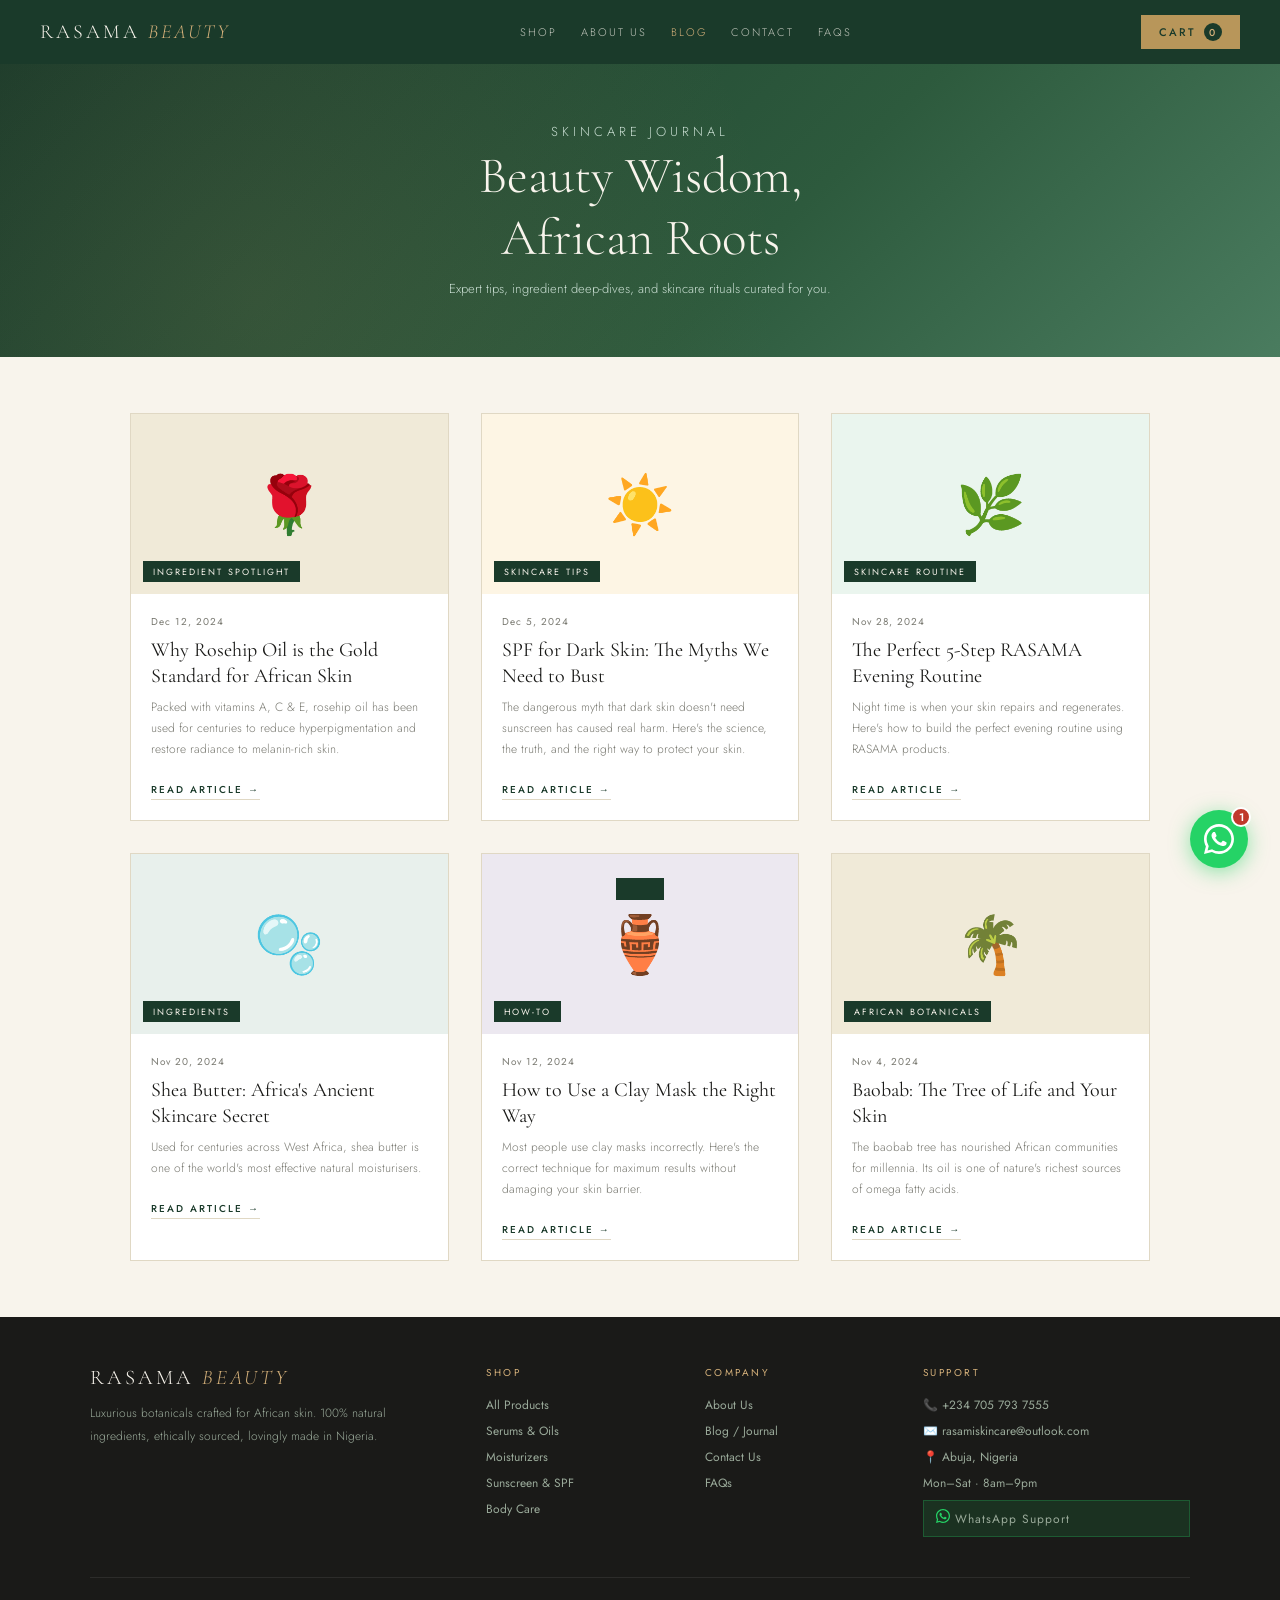
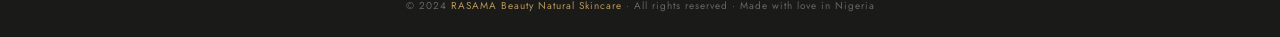
<file: blog.html>
<!DOCTYPE html>
<html lang="en">
<head>
<meta charset="UTF-8">
<meta name="viewport" content="width=device-width, initial-scale=1.0">
<title>Blog – RASAMA Beauty</title>
<link href="https://fonts.googleapis.com/css2?family=Cormorant+Garamond:ital,wght@0,300;0,400;0,500;1,300;1,400&family=Jost:wght@300;400;500&display=swap" rel="stylesheet">
<link rel="stylesheet" href="assets/style.css">
<style>
.blog-wrap{max-width:1100px;margin:0 auto;padding:3.5rem 2.5rem}
.blog-grid{display:grid;grid-template-columns:repeat(auto-fill,minmax(300px,1fr));gap:2rem}
.blog-card{background:var(--white);border:1px solid var(--ivd);overflow:hidden;transition:transform .25s,box-shadow .25s;cursor:pointer}
.blog-card:hover{transform:translateY(-4px);box-shadow:0 12px 32px rgba(26,58,42,.1)}
.blog-img{height:180px;display:flex;align-items:center;justify-content:center;font-size:56px;position:relative}
.blog-cat-tag{position:absolute;bottom:12px;left:12px;background:var(--gd);color:var(--iv);font-size:9px;letter-spacing:2px;text-transform:uppercase;padding:4px 10px}
.blog-body{padding:1.25rem}
.blog-meta{font-size:10px;color:var(--tmu);letter-spacing:1px;margin-bottom:.5rem}
.blog-body h3{font-family:'Cormorant Garamond',serif;font-size:1.25rem;font-weight:400;color:var(--td);margin-bottom:.5rem;line-height:1.3}
.blog-body p{font-size:12px;color:var(--tmu);line-height:1.75;margin-bottom:1rem;font-weight:300}
.read-more{font-size:10px;letter-spacing:2px;text-transform:uppercase;color:var(--gd);font-weight:500;border-bottom:1px solid var(--ivd);padding-bottom:2px;background:none;border-top:none;border-left:none;border-right:none;cursor:pointer}
.read-more:hover{border-color:var(--gd)}
/* ARTICLE VIEW */
#articleView{display:none;padding:3rem 2.5rem;max-width:760px;margin:0 auto}
#articleView.open{display:block}
.article-back{background:none;border:none;font-size:11px;letter-spacing:2px;text-transform:uppercase;color:var(--gd);cursor:pointer;margin-bottom:1.5rem;display:flex;align-items:center;gap:6px}
.article-cat{font-size:10px;letter-spacing:3px;text-transform:uppercase;color:var(--gold);margin-bottom:.5rem}
.article-title{font-family:'Cormorant Garamond',serif;font-size:clamp(1.8rem,4vw,2.8rem);font-weight:300;color:var(--gd);line-height:1.2;margin-bottom:.75rem}
.article-meta{font-size:11px;color:var(--tmu);margin-bottom:2rem;padding-bottom:1rem;border-bottom:1px solid var(--ivd)}
.article-body p{font-size:14px;color:var(--tm);line-height:2;margin-bottom:1.5rem;font-weight:300}
.article-body h3{font-family:'Cormorant Garamond',serif;font-size:1.4rem;font-weight:400;color:var(--gd);margin:2rem 0 .75rem}
.reveal{opacity:0;transform:translateY(28px);transition:opacity .6s ease,transform .6s ease}
.reveal.visible{opacity:1;transform:translateY(0)}
@media(max-width:768px){.blog-wrap,#articleView{padding:2rem 1rem}}
</style>
</head>
<body>
<div id="listView">
  <div class="page-banner">
    <p class="page-banner-tag">Skincare Journal</p>
    <h1>Beauty Wisdom,<br>African Roots</h1>
    <p>Expert tips, ingredient deep-dives, and skincare rituals curated for you.</p>
  </div>
  <div class="blog-wrap">
    <div class="blog-grid" id="blogGrid"></div>
  </div>
</div>
<div id="articleView"></div>

<script src="assets/app.js"></script>
<script>
const BLOGS=[
  {id:1,emoji:"🌹",bg:"#f0ead8",cat:"Ingredient Spotlight",date:"Dec 12, 2024",title:"Why Rosehip Oil is the Gold Standard for African Skin",excerpt:"Packed with vitamins A, C & E, rosehip oil has been used for centuries to reduce hyperpigmentation and restore radiance to melanin-rich skin.",body:`<p>Rosehip oil — extracted from the seeds of Rosa canina — has earned its reputation as one of skincare's most potent botanical actives. For African skin in particular, its benefits go far beyond simple moisturisation.</p><h3>Rich in Vitamin A</h3><p>Unlike synthetic retinoids, rosehip oil delivers vitamin A in a gentle, natural form that works gradually to renew skin cells, fade dark spots, and improve skin texture without irritation.</p><h3>Fighting Hyperpigmentation</h3><p>Melanin-rich skin is more prone to post-inflammatory hyperpigmentation. Rosehip's vitamin C content inhibits melanin overproduction, while its linoleic acid restores barrier function to prevent future discolouration.</p><h3>How to Use It</h3><p>Apply 3–5 drops to clean, slightly damp skin before your moisturiser, morning and evening. Combine with our Turmeric Radiance Oil for a powerful brightening duo.</p>`},
  {id:2,emoji:"☀️",bg:"#fdf5e4",cat:"Skincare Tips",date:"Dec 5, 2024",title:"SPF for Dark Skin: The Myths We Need to Bust",excerpt:"The dangerous myth that dark skin doesn't need sunscreen has caused real harm. Here's the science, the truth, and the right way to protect your skin.",body:`<p>One of the most persistent — and damaging — myths in skincare is that dark skin doesn't need sun protection. This is completely false.</p><h3>All Skin Tones Are Damaged by UV</h3><p>While melanin does provide some natural protection (roughly SPF 13), it does not eliminate the risk of UV damage. Dark skin is just as vulnerable to photoageing, uneven pigmentation, and skin cancer.</p><h3>The White Cast Problem</h3><p>Most sunscreens leave a visible white cast on darker skin. This is why we formulated our SPF 50 Glow Sunscreen specifically for melanin-rich skin — completely invisible finish, no white cast.</p><h3>Apply It Every Day</h3><p>Apply SPF 50 every morning as the final step of your skincare routine, even on cloudy days and indoors near windows.</p>`},
  {id:3,emoji:"🌿",bg:"#eaf5ee",cat:"Skincare Routine",date:"Nov 28, 2024",title:"The Perfect 5-Step RASAMA Evening Routine",excerpt:"Night time is when your skin repairs and regenerates. Here's how to build the perfect evening routine using RASAMA products.",body:`<p>Your skin does most of its repair work while you sleep. The right evening routine can dramatically improve your skin's texture, tone, and overall health.</p><h3>Step 1: Cleanse</h3><p>Apply Aloe Vera Gentle Cleanser to dry skin first to dissolve SPF and makeup, then re-apply on wet skin. Rinse with lukewarm water.</p><h3>Step 2: Tone</h3><p>Apply Green Tea Balancing Toner with a cotton pad. This restores pH balance and prepares skin to absorb actives.</p><h3>Step 3: Treat</h3><p>Apply 4–5 drops of Rosehip Glow Serum or Turmeric Radiance Oil. Press gently into skin.</p><h3>Step 4: Moisturise</h3><p>Warm Shea Butter Night Cream between your palms and press into face and neck.</p><h3>Step 5: Eye Area</h3><p>Use your ring finger to gently tap a small amount of Night Cream around the eye area.</p>`},
  {id:4,emoji:"🫧",bg:"#e8f0ec",cat:"Ingredients",date:"Nov 20, 2024",title:"Shea Butter: Africa's Ancient Skincare Secret",excerpt:"Used for centuries across West Africa, shea butter is one of the world's most effective natural moisturisers.",body:`<p>Long before modern cosmetic laboratories existed, West African women were using shea butter to nourish their skin in the harsh Sahelian climate.</p><h3>Why It Works</h3><p>Shea butter's fatty acid profile — predominantly oleic acid (40–60%) and stearic acid (20–50%) — allows it to penetrate beyond the skin's surface barrier, delivering deep moisture.</p><h3>Anti-Inflammatory Properties</h3><p>Shea contains triterpene alcohols with anti-inflammatory properties, making it effective for eczema, dermatitis, and the dry skin harmattan season causes.</p><h3>Why We Use Raw Shea</h3><p>Refined shea strips most active compounds. Our Night Cream uses cold-pressed, unrefined shea from cooperatives in Kano State — preserving 100% of its nutritional integrity.</p>`},
  {id:5,emoji:"🏺",bg:"#ece8f0",cat:"How-To",date:"Nov 12, 2024",title:"How to Use a Clay Mask the Right Way",excerpt:"Most people use clay masks incorrectly. Here's the correct technique for maximum results without damaging your skin barrier.",body:`<p>Clay masks are highly effective for deep-cleansing and pore-minimising — but only when used correctly.</p><h3>How Often</h3><p>1–2 times per week for most skin types. Over-masking can strip natural oils and cause rebound oil production.</p><h3>Application</h3><p>Apply a thin, even layer to clean skin — avoid the eye and lip area. The layer should be thin enough that you can still see your skin tone beneath it.</p><h3>Critical Timing</h3><p>Remove while still slightly damp — usually 10–12 minutes. A fully dried mask draws moisture from your skin cells, causing dryness and irritation.</p><h3>Follow with Moisture</h3><p>After rinsing, immediately apply toner and moisturiser. Post-mask skin is highly receptive to actives.</p>`},
  {id:6,emoji:"🌴",bg:"#f0ead8",cat:"African Botanicals",date:"Nov 4, 2024",title:"Baobab: The Tree of Life and Your Skin",excerpt:"The baobab tree has nourished African communities for millennia. Its oil is one of nature's richest sources of omega fatty acids.",body:`<p>Known as the "Tree of Life" across sub-Saharan Africa, the baobab (Adansonia digitata) has been a source of food, medicine, and cosmetics for over 6,000 years.</p><h3>Omega Fatty Acid Powerhouse</h3><p>Baobab oil is rich in omega-3, omega-6, and omega-9 acids in near-perfect proportions — mirroring the composition of the skin's own natural sebum, making it extraordinarily compatible with human skin.</p><h3>Fast Absorption</h3><p>Despite its nourishing properties, baobab oil is lightweight and absorbs almost instantly without leaving a greasy residue. Perfect for Nigerian skin that needs moisture without heaviness.</p><h3>Our Baobab Body Butter</h3><p>We combine unrefined baobab oil with raw shea butter and vitamin E — apply to damp skin after bathing for best absorption.</p>`},
];

renderNav(); renderFooter(); injectCartAndModal(); updateCartUI();

document.getElementById('blogGrid').innerHTML = BLOGS.map(b=>`
  <div class="blog-card reveal" onclick="openArticle(${b.id})">
    <div class="blog-img" style="background:${b.bg}">
      <span>${b.emoji}</span>
      <div class="blog-cat-tag">${b.cat}</div>
    </div>
    <div class="blog-body">
      <div class="blog-meta">${b.date}</div>
      <h3>${b.title}</h3>
      <p>${b.excerpt}</p>
      <button class="read-more">Read Article →</button>
    </div>
  </div>`).join('');

function openArticle(id){
  const b=BLOGS.find(x=>x.id===id); if(!b) return;
  document.getElementById('listView').style.display='none';
  const av=document.getElementById('articleView');
  av.classList.add('open');
  av.innerHTML=`
    <button class="article-back" onclick="closeArticle()">← Back to Journal</button>
    <div class="article-cat">${b.cat}</div>
    <h1 class="article-title">${b.title}</h1>
    <div class="article-meta">${b.date} · RASAMA Beauty Editorial</div>
    <div class="article-body">${b.body}</div>`;
  window.scrollTo(0,0);
}
function closeArticle(){
  document.getElementById('listView').style.display='block';
  const av=document.getElementById('articleView');
  av.classList.remove('open'); av.innerHTML='';
}

const io=new IntersectionObserver(e=>e.forEach(x=>{if(x.isIntersecting)x.target.classList.add('visible');}),{threshold:.1});
document.querySelectorAll('.reveal').forEach(el=>io.observe(el));
</script>
</body>
</html>
</file>
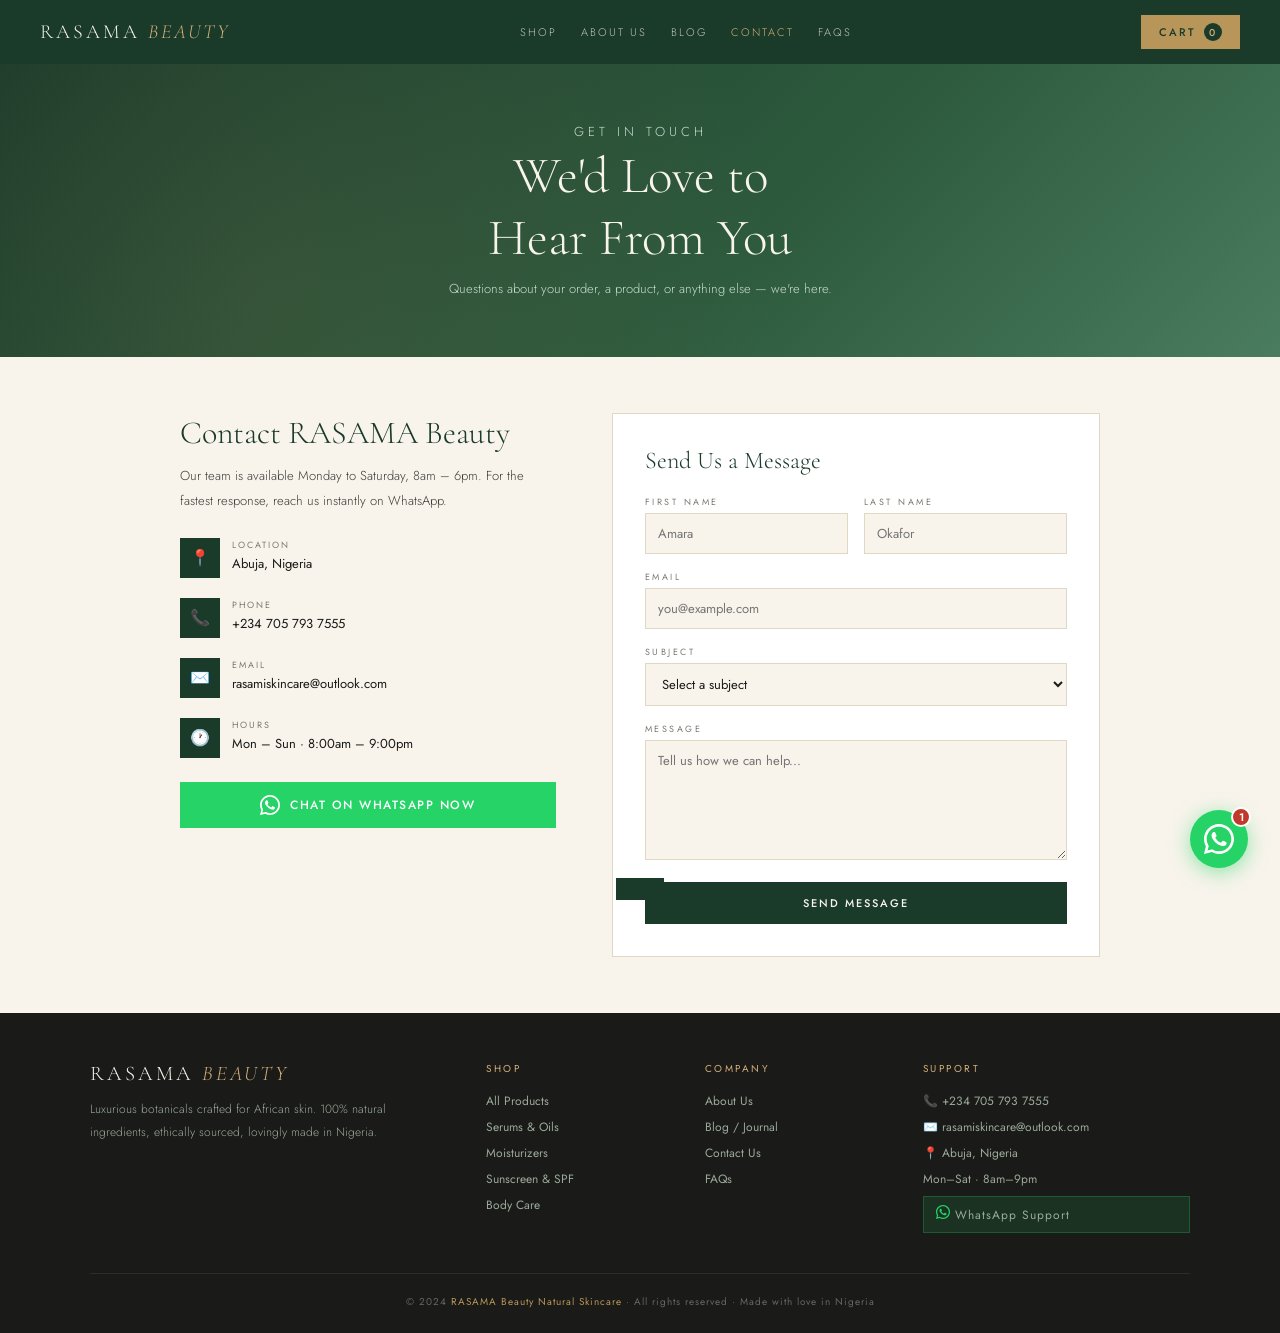
<file: contact.html>
<!DOCTYPE html>
<html lang="en">
<head>
<meta charset="UTF-8">
<meta name="viewport" content="width=device-width, initial-scale=1.0">
<title>Contact Us – RASAMA Beauty</title>
<link href="https://fonts.googleapis.com/css2?family=Cormorant+Garamond:ital,wght@0,300;0,400;0,500;1,300;1,400&family=Jost:wght@300;400;500&display=swap" rel="stylesheet">
<link rel="stylesheet" href="assets/style.css">
<style>
.contact-outer{max-width:1000px;margin:0 auto;padding:3.5rem 2.5rem}
.contact-grid{display:grid;grid-template-columns:1fr 1.3fr;gap:3.5rem}
.contact-info h2{font-family:'Cormorant Garamond',serif;font-size:2rem;font-weight:300;color:var(--gd);margin-bottom:.75rem}
.contact-info p{font-size:13px;color:var(--tm);line-height:1.9;margin-bottom:1.5rem;font-weight:300}
.c-item{display:flex;gap:12px;align-items:flex-start;margin-bottom:1.25rem}
.c-icon{width:40px;height:40px;background:var(--gd);display:flex;align-items:center;justify-content:center;font-size:16px;flex-shrink:0}
.c-lbl{font-size:9px;letter-spacing:2px;text-transform:uppercase;color:var(--tmu);margin-bottom:3px}
.c-val{font-size:13px;color:var(--td)}
.wa-big-btn{display:flex;align-items:center;gap:10px;background:var(--wa);color:var(--white);border:none;padding:13px 24px;font-family:'Jost',sans-serif;font-size:12px;letter-spacing:1.5px;text-transform:uppercase;font-weight:500;transition:background .2s;margin-top:1.5rem;width:100%;justify-content:center;cursor:pointer}
.wa-big-btn:hover{background:var(--wa-dark)}
.wa-big-btn svg{width:20px;height:20px;fill:var(--white)}
.cform-box{background:var(--white);border:1px solid var(--ivd);padding:2rem}
.cform-box h3{font-family:'Cormorant Garamond',serif;font-size:1.5rem;font-weight:300;color:var(--gd);margin-bottom:1.25rem}
.cf-inp{width:100%;padding:10px 12px;border:1px solid var(--ivd);background:var(--iv);font-family:'Jost',sans-serif;font-size:13px;color:var(--td);outline:none;transition:border-color .2s;margin-bottom:1rem}
.cf-inp:focus{border-color:var(--gs)}
textarea.cf-inp{height:120px;resize:vertical}
.cf-sent{display:none;background:var(--ivw);border:1px solid var(--gmt);padding:1.25rem;text-align:center;margin-top:1rem}
.cf-sent.show{display:block}
.cf-sent p{font-size:13px;color:var(--gd)}
@media(max-width:768px){.contact-grid{grid-template-columns:1fr}.contact-outer{padding:2rem 1rem}}
</style>
</head>
<body>
<div class="page-banner">
  <p class="page-banner-tag">Get in Touch</p>
  <h1>We'd Love to<br>Hear From You</h1>
  <p>Questions about your order, a product, or anything else — we're here.</p>
</div>
<div class="contact-outer">
  <div class="contact-grid">
    <div class="contact-info">
      <h2>Contact RASAMA Beauty</h2>
      <p>Our team is available Monday to Saturday, 8am – 6pm. For the fastest response, reach us instantly on WhatsApp.</p>
      <div class="c-item"><div class="c-icon">📍</div><div><div class="c-lbl">Location</div><div class="c-val">Abuja, Nigeria</div></div></div>
      <div class="c-item"><div class="c-icon">📞</div><div><div class="c-lbl">Phone</div><div class="c-val">+234 705 793 7555</div></div></div>
      <div class="c-item"><div class="c-icon">✉️</div><div><div class="c-lbl">Email</div><div class="c-val">rasamiskincare@outlook.com</div></div></div>
      <div class="c-item"><div class="c-icon">🕐</div><div><div class="c-lbl">Hours</div><div class="c-val">Mon – Sun · 8:00am – 9:00pm</div></div></div>
      <button class="wa-big-btn" onclick="openWhatsApp('Hello! I have a question about RASAMA Beauty.')">
        <svg viewBox="0 0 24 24"><path d="M17.472 14.382c-.297-.149-1.758-.867-2.03-.967-.273-.099-.471-.148-.67.15-.197.297-.767.966-.94 1.164-.173.199-.347.223-.644.075-.297-.15-1.255-.463-2.39-1.475-.883-.788-1.48-1.761-1.653-2.059-.173-.297-.018-.458.13-.606.134-.133.298-.347.446-.52.149-.174.198-.298.298-.497.099-.198.05-.371-.025-.52-.075-.149-.669-1.612-.916-2.207-.242-.579-.487-.5-.669-.51-.173-.008-.371-.01-.57-.01-.198 0-.52.074-.792.372-.272.297-1.04 1.016-1.04 2.479 0 1.462 1.065 2.875 1.213 3.074.149.198 2.096 3.2 5.077 4.487.709.306 1.262.489 1.694.625.712.227 1.36.195 1.871.118.571-.085 1.758-.719 2.006-1.413.248-.694.248-1.289.173-1.413-.074-.124-.272-.198-.57-.347z"/><path d="M12 0C5.373 0 0 5.373 0 12c0 2.124.554 4.122 1.524 5.854L0 24l6.335-1.507A11.94 11.94 0 0012 24c6.627 0 12-5.373 12-12S18.627 0 12 0zm0 21.882a9.874 9.874 0 01-5.031-1.378l-.36-.214-3.732.888.917-3.636-.235-.374A9.861 9.861 0 012.118 12C2.118 6.533 6.533 2.118 12 2.118c5.467 0 9.882 4.415 9.882 9.882 0 5.467-4.415 9.882-9.882 9.882z"/></svg>
        Chat on WhatsApp Now
      </button>
    </div>
    <div class="cform-box">
      <h3>Send Us a Message</h3>
      <div id="contactFormArea">
        <div class="form-row2" style="display:grid;grid-template-columns:1fr 1fr;gap:1rem">
          <div><label class="form-lbl">First Name</label><input class="cf-inp" id="cf-fname" placeholder="Amara"></div>
          <div><label class="form-lbl">Last Name</label><input class="cf-inp" id="cf-lname" placeholder="Okafor"></div>
        </div>
        <label class="form-lbl">Email</label>
        <input class="cf-inp" id="cf-email" type="email" placeholder="you@example.com">
        <label class="form-lbl">Subject</label>
        <select class="cf-inp" id="cf-subject">
          <option>Select a subject</option>
          <option>Order & Delivery Enquiry</option>
          <option>Product Question</option>
          <option>Returns & Refunds</option>
          <option>Wholesale / Partnership</option>
          <option>Something else</option>
        </select>
        <label class="form-lbl">Message</label>
        <textarea class="cf-inp" id="cf-msg" placeholder="Tell us how we can help..."></textarea>
        <button class="btn-green" style="width:100%;padding:13px" onclick="submitContact()">Send Message</button>
      </div>
      <div class="cf-sent" id="cfSent"><p>✅ &nbsp;Thank you! We'll get back to you within 24 hours.</p></div>
    </div>
  </div>
</div>
<script src="assets/app.js"></script>
<script>
renderNav(); renderFooter(); injectCartAndModal(); updateCartUI();
function submitContact(){
  const fn=document.getElementById('cf-fname').value.trim();
  const em=document.getElementById('cf-email').value.trim();
  const mg=document.getElementById('cf-msg').value.trim();
  if(!fn||!em||!mg){showToast('Please fill all fields');return;}
  document.getElementById('cfSent').classList.add('show');
  document.getElementById('contactFormArea').style.opacity='.4';
  showToast('Message sent ✓');
}
</script>
</body>
</html>
</file>
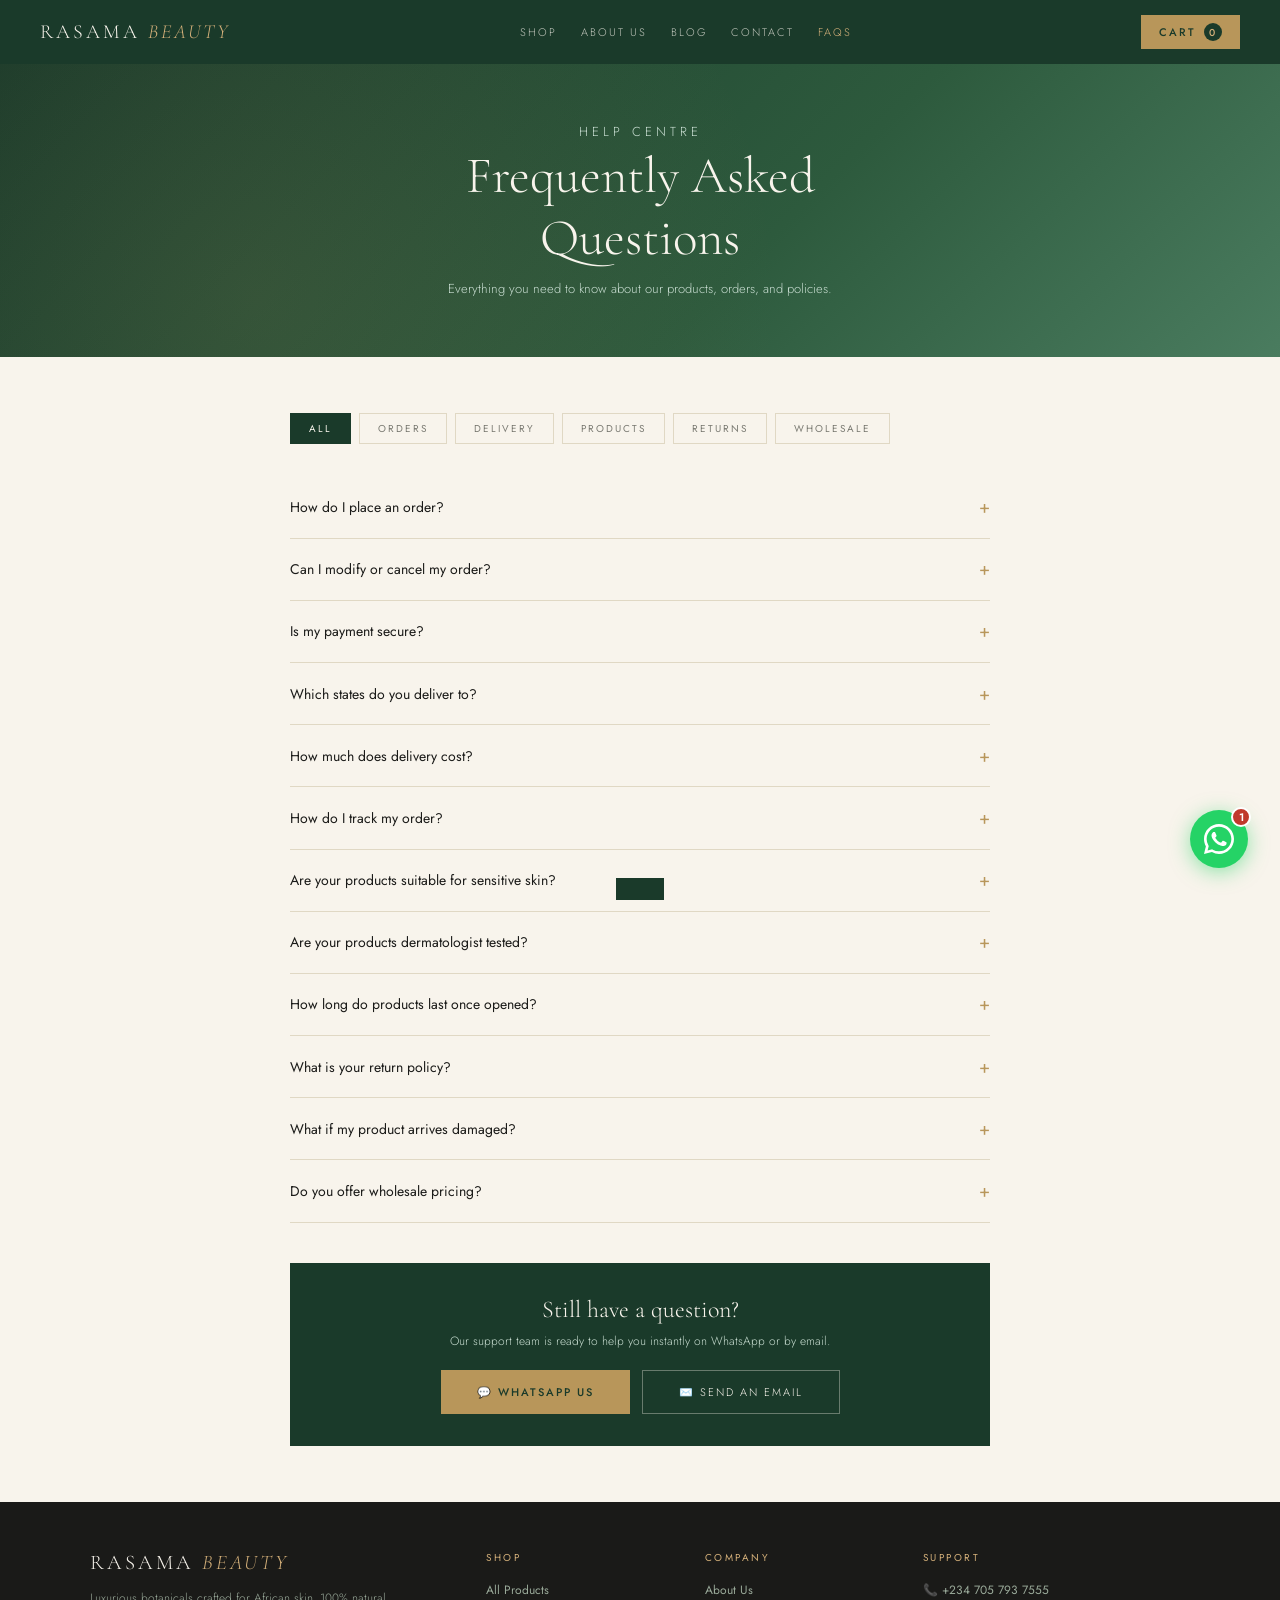
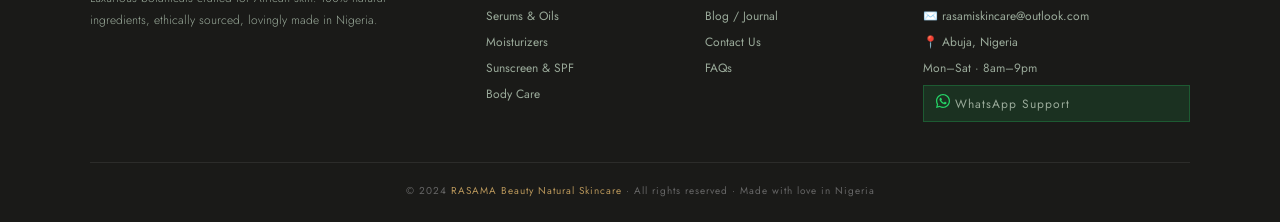
<file: faq.html>
<!DOCTYPE html>
<html lang="en">
<head>
<meta charset="UTF-8">
<meta name="viewport" content="width=device-width, initial-scale=1.0">
<title>FAQs – RASAMA Beauty</title>
<link href="https://fonts.googleapis.com/css2?family=Cormorant+Garamond:ital,wght@0,300;0,400;0,500;1,300;1,400&family=Jost:wght@300;400;500&display=swap" rel="stylesheet">
<link rel="stylesheet" href="assets/style.css">
<style>
.faq-outer{max-width:780px;margin:0 auto;padding:3.5rem 2.5rem}
.faq-cats{display:flex;gap:.5rem;flex-wrap:wrap;margin-bottom:2rem}
.fcb{background:transparent;border:1px solid var(--ivd);padding:7px 18px;font-size:10px;letter-spacing:2px;text-transform:uppercase;color:var(--tmu);transition:all .2s;font-family:'Jost',sans-serif;cursor:pointer}
.fcb.active,.fcb:hover{background:var(--gd);color:var(--iv);border-color:var(--gd)}
.faq-item{border-bottom:1px solid var(--ivd)}
.faq-q{width:100%;display:flex;align-items:center;justify-content:space-between;padding:1.1rem 0;background:none;border:none;font-family:'Jost',sans-serif;font-size:14px;color:var(--td);text-align:left;cursor:pointer;gap:1rem}
.faq-q:hover{color:var(--gd)}
.fq-icon{font-size:18px;color:var(--gold);transition:transform .25s;flex-shrink:0}
.faq-q.open .fq-icon{transform:rotate(45deg)}
.faq-a{max-height:0;overflow:hidden;transition:max-height .35s ease}
.faq-a.open{max-height:400px;padding-bottom:1.25rem}
.faq-a p{font-size:13px;color:var(--tmu);line-height:1.9;font-weight:300}
.faq-still{background:var(--gd);padding:2rem;text-align:center;margin-top:2.5rem}
.faq-still h3{font-family:'Cormorant Garamond',serif;font-size:1.5rem;font-weight:300;color:var(--iv);margin-bottom:.5rem}
.faq-still p{font-size:12px;color:var(--gmt);margin-bottom:1.25rem;font-weight:300}
.faq-still-btns{display:flex;gap:.75rem;justify-content:center;flex-wrap:wrap}
@media(max-width:768px){.faq-outer{padding:2rem 1rem}}
</style>
</head>
<body>
<div class="page-banner">
  <p class="page-banner-tag">Help Centre</p>
  <h1>Frequently Asked<br>Questions</h1>
  <p>Everything you need to know about our products, orders, and policies.</p>
</div>
<div class="faq-outer">
  <div class="faq-cats" id="faqCats"></div>
  <div id="faqList"></div>
  <div class="faq-still">
    <h3>Still have a question?</h3>
    <p>Our support team is ready to help you instantly on WhatsApp or by email.</p>
    <div class="faq-still-btns">
      <button class="btn-gold" onclick="openWhatsApp('Hello! I have a question about RASAMA Beauty.')">💬 WhatsApp Us</button>
      <a class="btn-ghost" href="contact.html">✉️ Send an Email</a>
    </div>
  </div>
</div>
<script src="assets/app.js"></script>
<script>
const FAQS=[
  {cat:'Orders',q:'How do I place an order?',a:'Browse our Shop page, add products to your cart, then click "Proceed to Checkout". Fill in your details and pay securely via Paystack. You\'ll receive a confirmation email immediately.'},
  {cat:'Orders',q:'Can I modify or cancel my order?',a:'Orders can be modified or cancelled within 2 hours of placing them. Please contact us immediately via WhatsApp or email at hello@rasamabeauty.com.'},
  {cat:'Orders',q:'Is my payment secure?',a:'Yes. All payments are processed by Paystack — Nigeria\'s most trusted payment infrastructure. We never store your card details.'},
  {cat:'Delivery',q:'Which states do you deliver to?',a:'We deliver to all 36 states and the FCT across Nigeria. Delivery typically takes 2–5 business days. Same-day delivery may be available in Kano.'},
  {cat:'Delivery',q:'How much does delivery cost?',a:'Standard delivery is ₦1,500 nationwide. Orders above ₦25,000 qualify for free delivery. Express next-day delivery is available in Kano at ₦2,500.'},
  {cat:'Delivery',q:'How do I track my order?',a:'Once your order ships, you\'ll receive an SMS and email with your tracking number. You can also WhatsApp us your order ID for a live update.'},
  {cat:'Products',q:'Are your products suitable for sensitive skin?',a:'Yes. All RASAMA Beauty products are formulated without parabens, sulfates, artificial fragrances, or harsh chemicals. We recommend a patch test if you have known sensitivities.'},
  {cat:'Products',q:'Are your products dermatologist tested?',a:'Yes. All formulations have been dermatologist reviewed and tested for safety on a diverse range of skin types, including melanin-rich skin.'},
  {cat:'Products',q:'How long do products last once opened?',a:'Most products have a 12-month Period After Opening (PAO), indicated on packaging. Store in a cool, dry place away from direct sunlight.'},
  {cat:'Returns',q:'What is your return policy?',a:'We offer a 14-day return policy on unopened products in their original packaging. If a product arrives damaged, we will replace it free — send us a photo via WhatsApp within 48 hours.'},
  {cat:'Returns',q:'What if my product arrives damaged?',a:'Please take a photo and send it via WhatsApp or email within 48 hours. We will arrange an immediate replacement at no extra cost.'},
  {cat:'Wholesale',q:'Do you offer wholesale pricing?',a:'Yes! We work with salons, spas, beauty retailers, and resellers across Nigeria. WhatsApp or email us with your business details and we\'ll send our wholesale catalogue.'},
];
const FAQ_CATS=['All','Orders','Delivery','Products','Returns','Wholesale'];
let activeCat='All';

renderNav(); renderFooter(); injectCartAndModal(); updateCartUI();

function renderFAQ(){
  document.getElementById('faqCats').innerHTML=FAQ_CATS.map(c=>
    `<button class="fcb${c===activeCat?' active':''}" onclick="setCat('${c}',this)">${c}</button>`).join('');
  const list=activeCat==='All'?FAQS:FAQS.filter(f=>f.cat===activeCat);
  document.getElementById('faqList').innerHTML=list.map(f=>`
    <div class="faq-item">
      <button class="faq-q" onclick="this.classList.toggle('open');this.nextElementSibling.classList.toggle('open')">
        <span style="flex:1;text-align:left">${f.q}</span>
        <span class="fq-icon">+</span>
      </button>
      <div class="faq-a"><p>${f.a}</p></div>
    </div>`).join('');
}
function setCat(cat,btn){
  activeCat=cat;
  document.querySelectorAll('.fcb').forEach(b=>b.classList.remove('active'));
  btn.classList.add('active');
  renderFAQ();
}
renderFAQ();
</script>
</body>
</html>
</file>
<file: assets/style.css>
/* ── RASAMA Beauty – Global Stylesheet ── */
*{box-sizing:border-box;margin:0;padding:0}
:root{
  --gd:#1a3a2a;--gm:#2d5a3d;--gs:#4a7c5f;--gmt:#c8ddd1;
  --iv:#f8f4ec;--ivw:#f0ead8;--ivd:#e0d8c4;
  --gold:#b8965a;--goldl:#d4b07a;
  --td:#1a1a18;--tm:#3a3a36;--tmu:#7a7a72;
  --white:#ffffff;--danger:#c0392b;--success:#1a7a4a;
  --wa:#25D366;--wa-dark:#128C7E;
}
body{font-family:'Jost',sans-serif;background:var(--iv);color:var(--td);min-height:100vh}
a{text-decoration:none;color:inherit}
button{font-family:'Jost',sans-serif;cursor:pointer}

/* NAV */
nav{background:var(--gd);padding:0 2.5rem;display:flex;align-items:center;justify-content:space-between;height:64px;position:sticky;top:0;z-index:200}
.nav-logo{font-family:'Cormorant Garamond',serif;font-size:20px;font-weight:300;color:var(--iv);letter-spacing:3px;text-transform:uppercase}
.nav-logo em{color:var(--goldl);font-style:italic}
.nav-links{display:flex;gap:1.5rem;align-items:center}
.nl{color:rgba(248,244,236,.75);font-size:11px;letter-spacing:2px;text-transform:uppercase;font-weight:300;cursor:pointer;transition:color .2s;text-decoration:none;font-family:'Jost',sans-serif}
.nl:hover,.nl.active{color:var(--goldl)}
.nav-right{display:flex;gap:.75rem;align-items:center}
.cart-btn{background:var(--gold);color:var(--gd);padding:8px 18px;border:none;font-size:11px;letter-spacing:2px;text-transform:uppercase;font-weight:500;transition:background .2s;display:flex;align-items:center;gap:8px;cursor:pointer}
.cart-btn:hover{background:var(--goldl)}
.cart-count{background:var(--gd);color:var(--goldl);width:18px;height:18px;border-radius:50%;font-size:10px;display:flex;align-items:center;justify-content:center;font-weight:500}
.mob-btn{display:none;background:none;border:none;color:var(--iv);font-size:22px;cursor:pointer}

/* BUTTONS */
.btn-gold{background:var(--gold);color:var(--gd);padding:13px 36px;border:none;font-size:11px;letter-spacing:2px;text-transform:uppercase;font-weight:500;transition:background .2s;cursor:pointer;display:inline-block;text-align:center}
.btn-gold:hover{background:var(--goldl)}
.btn-ghost{background:transparent;color:var(--iv);padding:13px 36px;border:1px solid rgba(248,244,236,.35);font-size:11px;letter-spacing:2px;text-transform:uppercase;font-weight:300;transition:border-color .2s;cursor:pointer;display:inline-block;text-align:center}
.btn-ghost:hover{border-color:var(--iv)}
.btn-green{background:var(--gd);color:var(--iv);padding:11px 28px;border:none;font-size:11px;letter-spacing:2px;text-transform:uppercase;font-weight:500;transition:background .2s;cursor:pointer;display:inline-block;text-align:center}
.btn-green:hover{background:var(--gs)}

/* PAGE BANNER */
.page-banner{background:linear-gradient(135deg,var(--gd) 0%,var(--gm) 60%,var(--gs) 100%);padding:3.5rem 2.5rem;text-align:center;position:relative;overflow:hidden}
.page-banner::before{content:'';position:absolute;inset:0;background:radial-gradient(circle at 20% 80%,rgba(184,150,90,.12) 0%,transparent 50%)}
.page-banner-tag{font-size:10px;letter-spacing:4px;text-transform:uppercase;color:var(--goldl);margin-bottom:.6rem;position:relative}
.page-banner h1{font-family:'Cormorant Garamond',serif;font-size:clamp(2rem,5vw,3.2rem);font-weight:300;color:var(--iv);position:relative;margin-bottom:.5rem}
.page-banner p{color:var(--gmt);font-size:13px;font-weight:300;max-width:480px;margin:0 auto;line-height:1.9;position:relative}

/* SEC HEAD */
.sec-head{text-align:center;margin-bottom:2.5rem}
.sec-head h2{font-family:'Cormorant Garamond',serif;font-size:2.4rem;font-weight:300;color:var(--gd);margin-bottom:.4rem}
.sec-head p{font-size:12px;color:var(--tmu);letter-spacing:1.5px;text-transform:uppercase;font-weight:300}

/* FEATURES BAR */
.features{padding:3rem 2.5rem;background:var(--gd)}
.feat-grid{max-width:960px;margin:0 auto;display:grid;grid-template-columns:repeat(auto-fit,minmax(150px,1fr));gap:2rem;text-align:center}
.fi{font-size:22px;margin-bottom:.6rem}
.feat-title{font-family:'Cormorant Garamond',serif;font-size:1rem;font-weight:400;color:var(--goldl);margin-bottom:3px;letter-spacing:1px}
.feat-desc{font-size:11px;color:var(--gmt);font-weight:300;line-height:1.7}

/* FOOTER */
.site-footer{background:var(--td);color:var(--tmu);padding:3rem 2.5rem 1.5rem}
.footer-grid{display:grid;grid-template-columns:2fr 1fr 1fr 1.5fr;gap:2.5rem;max-width:1100px;margin:0 auto 2rem}
.footer-brand .logo-f{font-family:'Cormorant Garamond',serif;font-size:1.3rem;font-weight:300;color:var(--iv);letter-spacing:3px;text-transform:uppercase}
.footer-brand .logo-f em{color:var(--goldl);font-style:italic}
.footer-brand p{font-size:12px;line-height:1.9;margin-top:.75rem;font-weight:300;color:#9aaa9a}
.footer-col h4{font-size:10px;letter-spacing:2.5px;text-transform:uppercase;color:var(--goldl);margin-bottom:1rem;font-weight:400}
.footer-col a,.footer-col span{display:block;font-size:12px;color:#9aaa9a;margin-bottom:.5rem;transition:color .2s}
.footer-col a:hover{color:var(--iv)}
.wa-footer-btn{display:flex;align-items:center;gap:8px;background:rgba(37,211,102,.12);border:1px solid rgba(37,211,102,.25);padding:8px 12px;margin-top:.5rem;color:var(--wa);font-size:11px;letter-spacing:1px;transition:background .2s;cursor:pointer;font-family:'Jost',sans-serif;text-decoration:none}
.wa-footer-btn:hover{background:rgba(37,211,102,.22)}
.footer-bottom{border-top:1px solid rgba(255,255,255,.08);padding-top:1.25rem;text-align:center;font-size:10px;letter-spacing:1px;color:#666;max-width:1100px;margin:0 auto}
.footer-bottom span{color:var(--gold)}

/* CART DRAWER */
.cart-drawer{position:fixed;right:0;top:64px;bottom:0;width:370px;background:var(--iv);border-left:1px solid var(--ivd);z-index:300;display:flex;flex-direction:column;transform:translateX(100%);transition:transform .3s ease}
.cart-drawer.open{transform:translateX(0)}
.drawer-head{padding:1.25rem 1.5rem;border-bottom:1px solid var(--ivd);display:flex;justify-content:space-between;align-items:center;background:var(--gd)}
.drawer-head h3{font-family:'Cormorant Garamond',serif;font-size:1.3rem;font-weight:300;color:var(--iv);letter-spacing:2px}
.close-x{background:none;border:none;color:rgba(248,244,236,.7);font-size:18px;line-height:1;cursor:pointer}
.close-x:hover{color:var(--iv)}
.cart-items{flex:1;overflow-y:auto;padding:1rem 1.5rem}
.cart-empty{text-align:center;padding:3rem 1rem;color:var(--tmu);font-size:12px;font-weight:300;letter-spacing:1px;line-height:2}
.ci{display:flex;gap:12px;padding:1rem 0;border-bottom:1px solid var(--ivd);align-items:flex-start}
.ci-emoji{font-size:26px;width:46px;height:46px;display:flex;align-items:center;justify-content:center;background:var(--ivw);flex-shrink:0}
.ci-info{flex:1}
.ci-name{font-family:'Cormorant Garamond',serif;font-size:1rem;font-weight:400;color:var(--td);margin-bottom:2px}
.ci-price{font-size:12px;color:var(--gold);font-weight:500}
.ci-qty{display:flex;align-items:center;gap:8px;margin-top:6px}
.qb{background:var(--ivw);border:1px solid var(--ivd);width:24px;height:24px;font-size:14px;color:var(--td);display:flex;align-items:center;justify-content:center;line-height:1;cursor:pointer}
.qv{font-size:12px;min-width:20px;text-align:center}
.ci-rm{background:none;border:none;color:var(--tmu);font-size:14px;padding:4px;align-self:flex-start;cursor:pointer}
.cart-foot{padding:1.25rem 1.5rem;border-top:1px solid var(--ivd);background:var(--white)}
.cart-total-row{display:flex;justify-content:space-between;margin-bottom:1rem;align-items:baseline}
.cart-total-row span:first-child{font-size:10px;letter-spacing:2px;text-transform:uppercase;color:var(--tmu)}
.cart-total-row span:last-child{font-family:'Cormorant Garamond',serif;font-size:1.5rem;font-weight:400;color:var(--gd)}
.checkout-btn{width:100%;background:var(--gd);color:var(--iv);border:none;padding:13px;font-size:11px;letter-spacing:2px;text-transform:uppercase;font-weight:500;transition:background .2s;margin-bottom:8px;cursor:pointer}
.checkout-btn:hover{background:var(--gs)}
.secure-note{font-size:10px;color:var(--tmu);text-align:center;letter-spacing:1px}

/* CHECKOUT MODAL */
.modal-bg{display:none;position:fixed;inset:0;background:rgba(26,58,42,.55);z-index:400;align-items:center;justify-content:center;padding:1rem}
.modal-bg.open{display:flex}
.modal{background:var(--iv);width:100%;max-width:500px;max-height:90vh;overflow-y:auto;flex-shrink:0}
.modal-head{background:var(--gd);padding:1.25rem 1.5rem;display:flex;justify-content:space-between;align-items:center}
.modal-head h3{font-family:'Cormorant Garamond',serif;font-size:1.35rem;font-weight:300;color:var(--iv);letter-spacing:2px}
.modal-body{padding:1.5rem}
.form-lbl{display:block;font-size:9px;letter-spacing:2.5px;text-transform:uppercase;color:var(--tmu);margin-bottom:5px;font-weight:400}
.form-inp{width:100%;padding:10px 12px;border:1px solid var(--ivd);background:var(--white);font-family:'Jost',sans-serif;font-size:13px;color:var(--td);outline:none;transition:border-color .2s;margin-bottom:1rem}
.form-inp:focus{border-color:var(--gs)}
.form-row2{display:grid;grid-template-columns:1fr 1fr;gap:1rem}
.order-sum{background:var(--ivw);padding:1rem;margin-bottom:1.5rem;border:1px solid var(--ivd)}
.os-title{font-size:9px;letter-spacing:2.5px;text-transform:uppercase;color:var(--tmu);margin-bottom:.75rem}
.os-line{display:flex;justify-content:space-between;font-size:12px;color:var(--tm);margin-bottom:3px}
.os-total{display:flex;justify-content:space-between;font-weight:500;margin-top:8px;padding-top:8px;border-top:1px solid var(--ivd);color:var(--gd);font-size:13px}
.pay-btn{width:100%;background:var(--gold);color:var(--gd);border:none;padding:14px;font-size:11px;letter-spacing:2px;text-transform:uppercase;font-weight:500;transition:background .2s;margin-bottom:8px;cursor:pointer}
.pay-btn:hover{background:var(--goldl)}
.pay-note{font-size:10px;color:var(--tmu);text-align:center}
.success-view{display:none;padding:3rem 2rem;text-align:center}
.success-view.show{display:block}
.suc-icon{font-size:52px;margin-bottom:1rem}
.success-view h2{font-family:'Cormorant Garamond',serif;font-size:2rem;font-weight:300;color:var(--gd);margin-bottom:.75rem}
.success-view p{font-size:12px;color:var(--tmu);line-height:1.9;font-weight:300;margin-bottom:.5rem}
.email-box{background:var(--ivw);border:1px solid var(--ivd);padding:1rem;margin:1rem 0;text-align:left}
.eb-label{font-size:9px;letter-spacing:2px;text-transform:uppercase;color:var(--goldl);margin-bottom:.5rem}
.email-box p{font-size:11px;color:var(--tm);line-height:1.8}

/* WHATSAPP WIDGET */
.wa-widget{position:fixed;bottom:2rem;right:2rem;z-index:500;display:flex;flex-direction:column;align-items:flex-end;gap:.75rem}
.wa-popup{background:var(--white);border:1px solid var(--ivd);border-radius:16px 16px 0 16px;padding:1.25rem;max-width:290px;box-shadow:0 8px 32px rgba(0,0,0,.15);display:none;animation:fadeUp .25s ease;position:relative}
.wa-popup.open{display:block}
@keyframes fadeUp{from{opacity:0;transform:translateY(12px)}to{opacity:1;transform:translateY(0)}}
.wa-popup-head{display:flex;align-items:center;gap:10px;margin-bottom:.75rem;padding-bottom:.75rem;border-bottom:1px solid var(--ivd)}
.wa-avatar{width:44px;height:44px;background:var(--wa);border-radius:50%;display:flex;align-items:center;justify-content:center;font-size:22px;flex-shrink:0}
.wa-agent{font-size:13px;font-weight:500;color:var(--td)}
.wa-status{font-size:10px;color:var(--success)}
.wa-msg{background:var(--ivw);border-radius:0 10px 10px 10px;padding:.75rem 1rem;font-size:12px;color:var(--tm);line-height:1.75;margin-bottom:1rem}
.wa-msg strong{color:var(--gd)}
.wa-start{width:100%;background:var(--wa);color:var(--white);border:none;padding:11px;font-family:'Jost',sans-serif;font-size:12px;letter-spacing:1.5px;text-transform:uppercase;font-weight:500;border-radius:6px;transition:background .2s;display:flex;align-items:center;justify-content:center;gap:8px;cursor:pointer}
.wa-start:hover{background:var(--wa-dark)}
.wa-fab{width:58px;height:58px;background:var(--wa);border:none;border-radius:50%;display:flex;align-items:center;justify-content:center;box-shadow:0 4px 20px rgba(37,211,102,.5);transition:transform .2s;cursor:pointer;position:relative}
.wa-fab:hover{transform:scale(1.08)}
.wa-fab svg{width:30px;height:30px;fill:var(--white)}
.wa-notif{position:absolute;top:-3px;right:-3px;width:20px;height:20px;background:var(--danger);border-radius:50%;color:var(--white);font-size:11px;font-weight:600;display:flex;align-items:center;justify-content:center;border:2px solid var(--white)}
.wa-close-popup{position:absolute;top:10px;right:12px;background:none;border:none;color:var(--tmu);font-size:16px;cursor:pointer}

/* TOAST */
.toast{position:fixed;bottom:5rem;left:50%;transform:translateX(-50%) translateY(80px);background:var(--gd);color:var(--iv);padding:11px 24px;font-size:11px;letter-spacing:2px;text-transform:uppercase;z-index:999;transition:transform .3s;white-space:nowrap;pointer-events:none}
.toast.show{transform:translateX(-50%) translateY(0)}

/* RESPONSIVE */
@media(max-width:768px){
  nav{padding:0 1rem}
  .nav-links{display:none}
  .nav-links.mob-open{display:flex;flex-direction:column;position:absolute;top:64px;left:0;right:0;background:var(--gd);padding:1rem 1.5rem;gap:1rem;z-index:250}
  .mob-btn{display:flex}
  .footer-grid{grid-template-columns:1fr 1fr}
  .form-row2{grid-template-columns:1fr}
  .wa-widget{bottom:1.25rem;right:1.25rem}
  .wa-popup{max-width:calc(100vw - 2.5rem)}
  .cart-drawer{width:100%}
}
</file>
